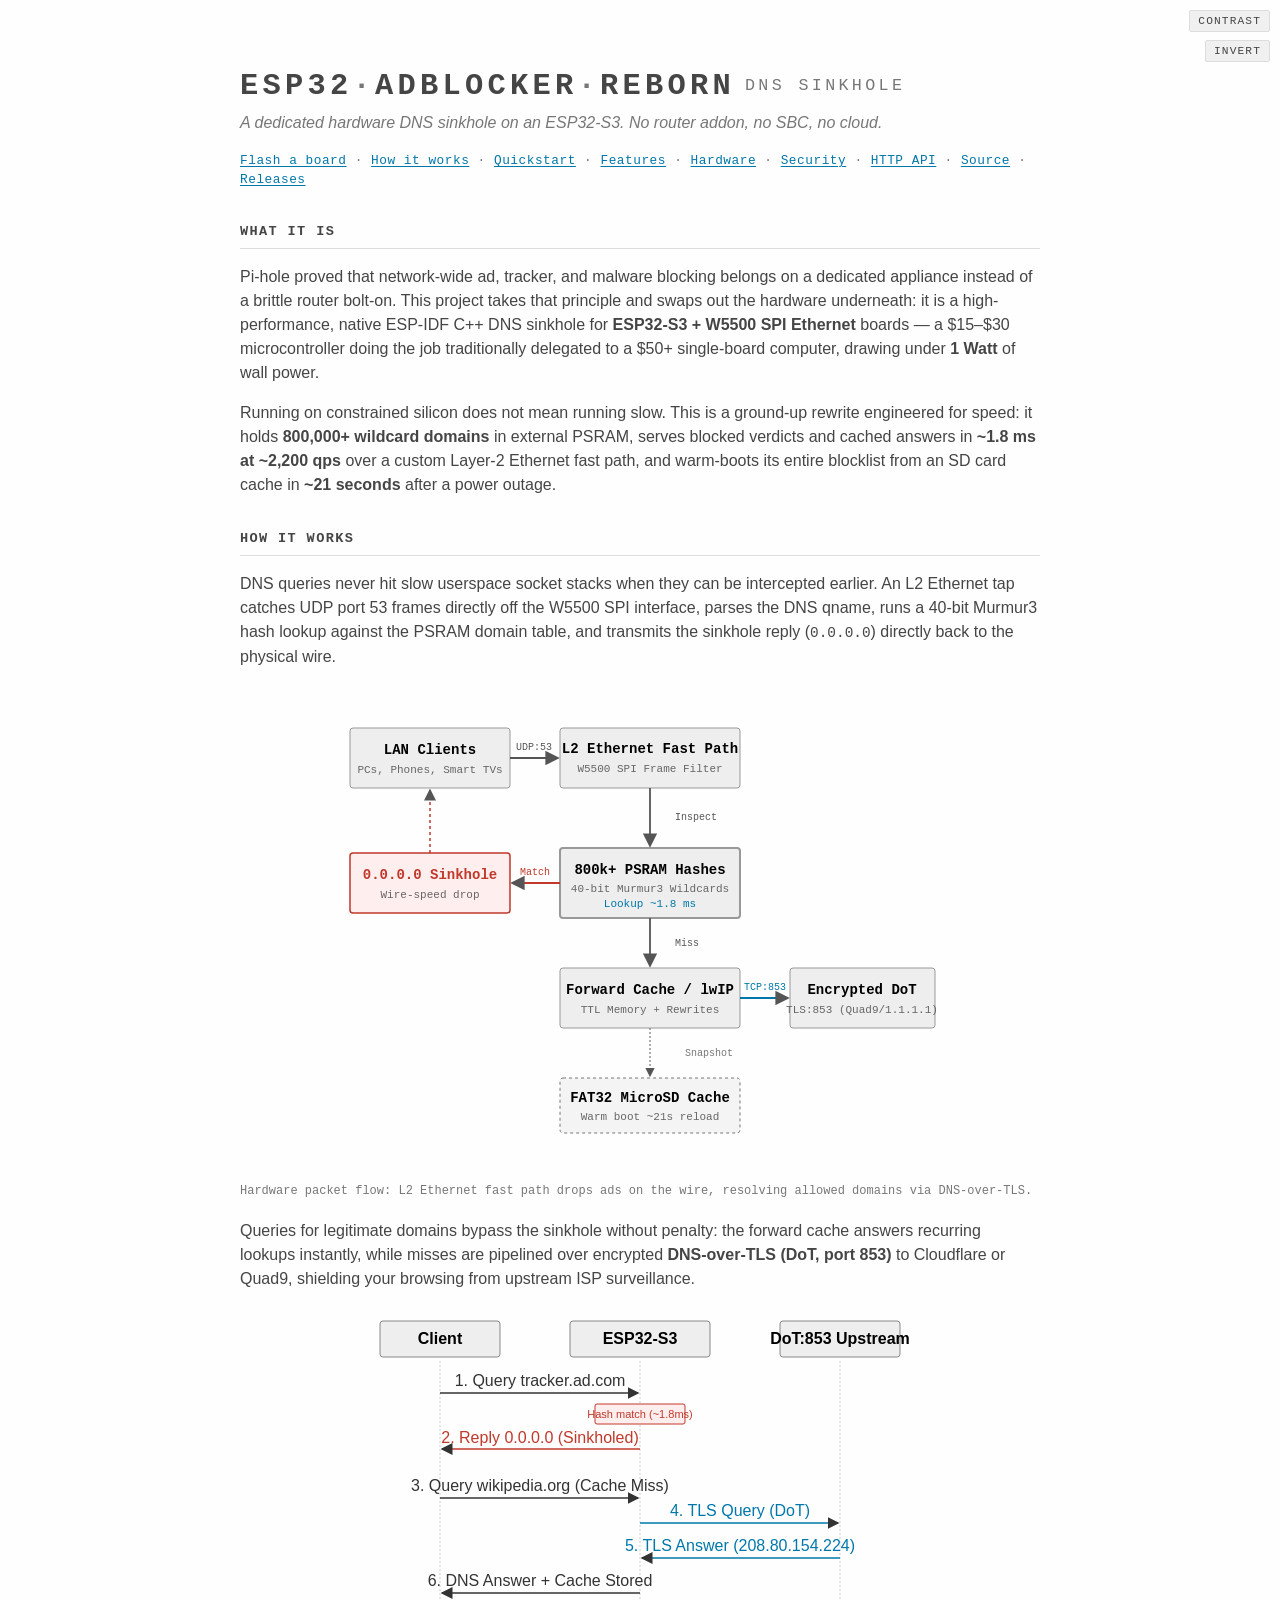
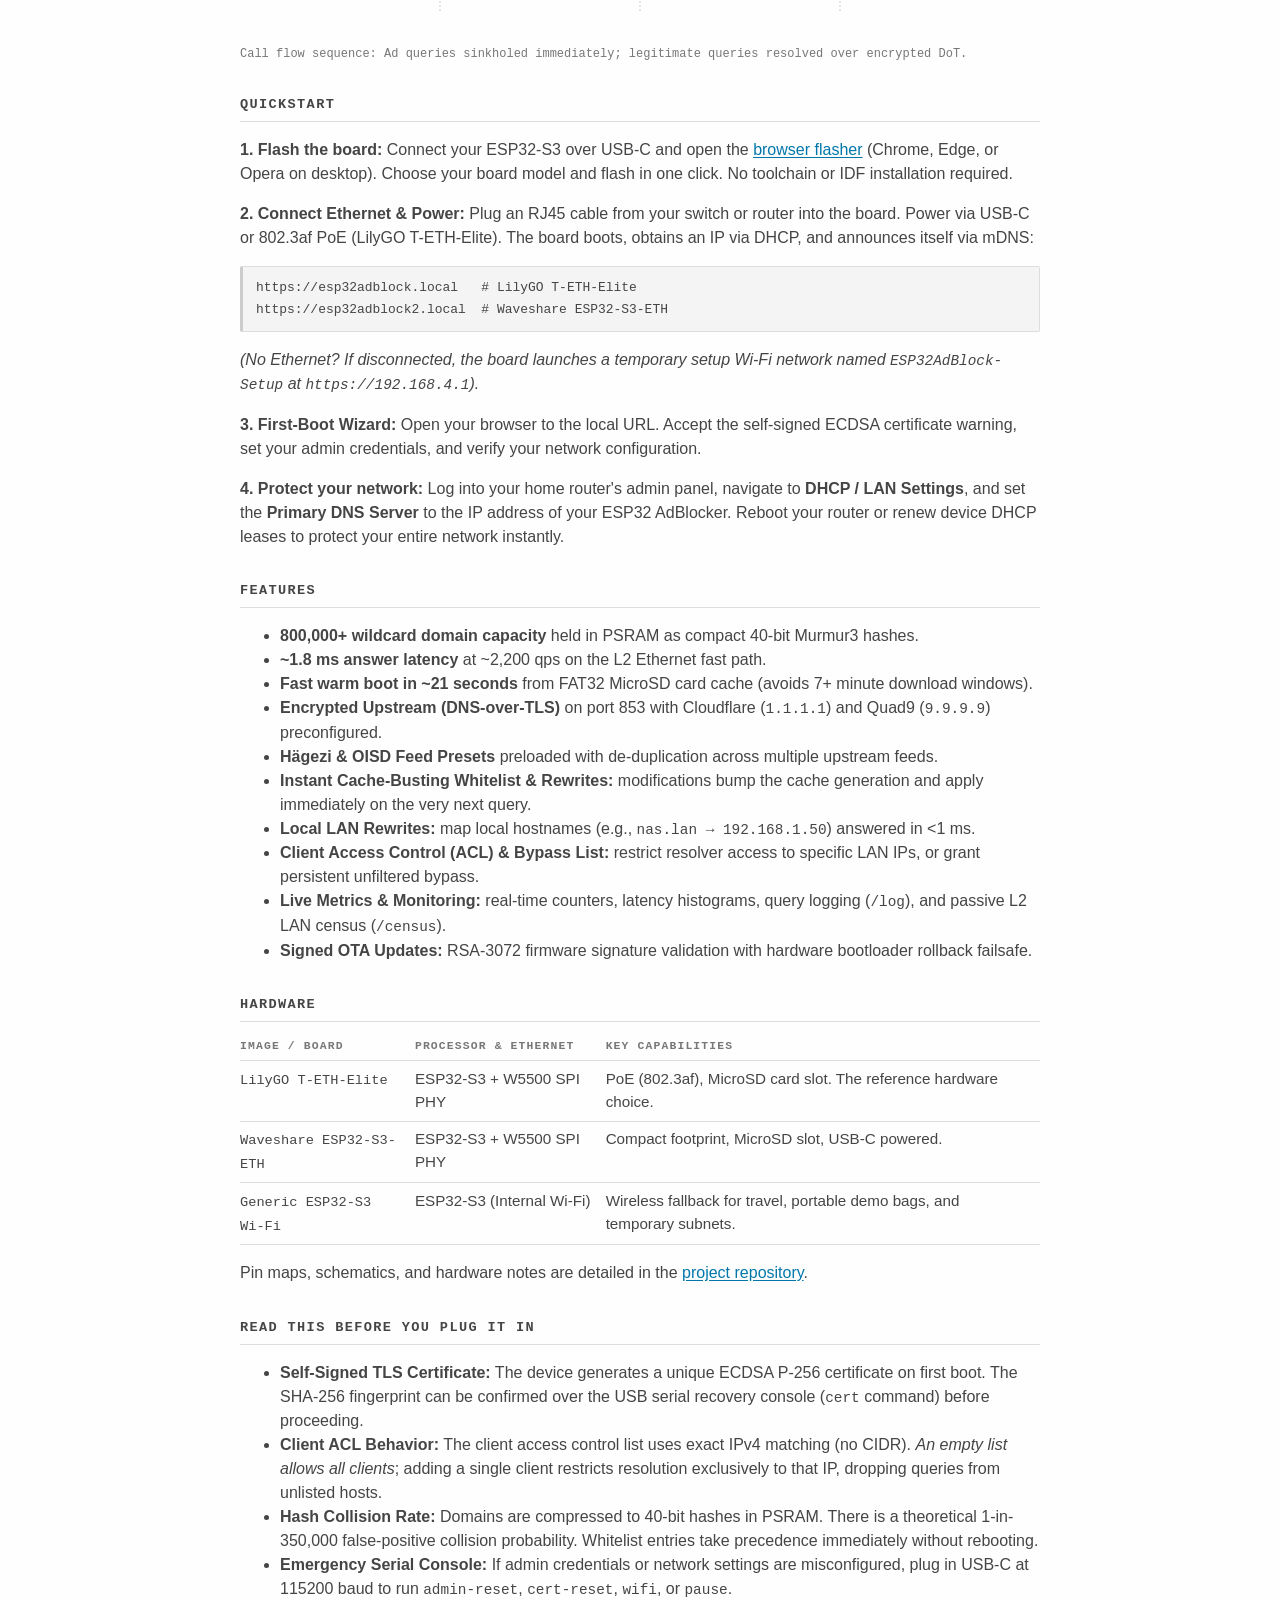
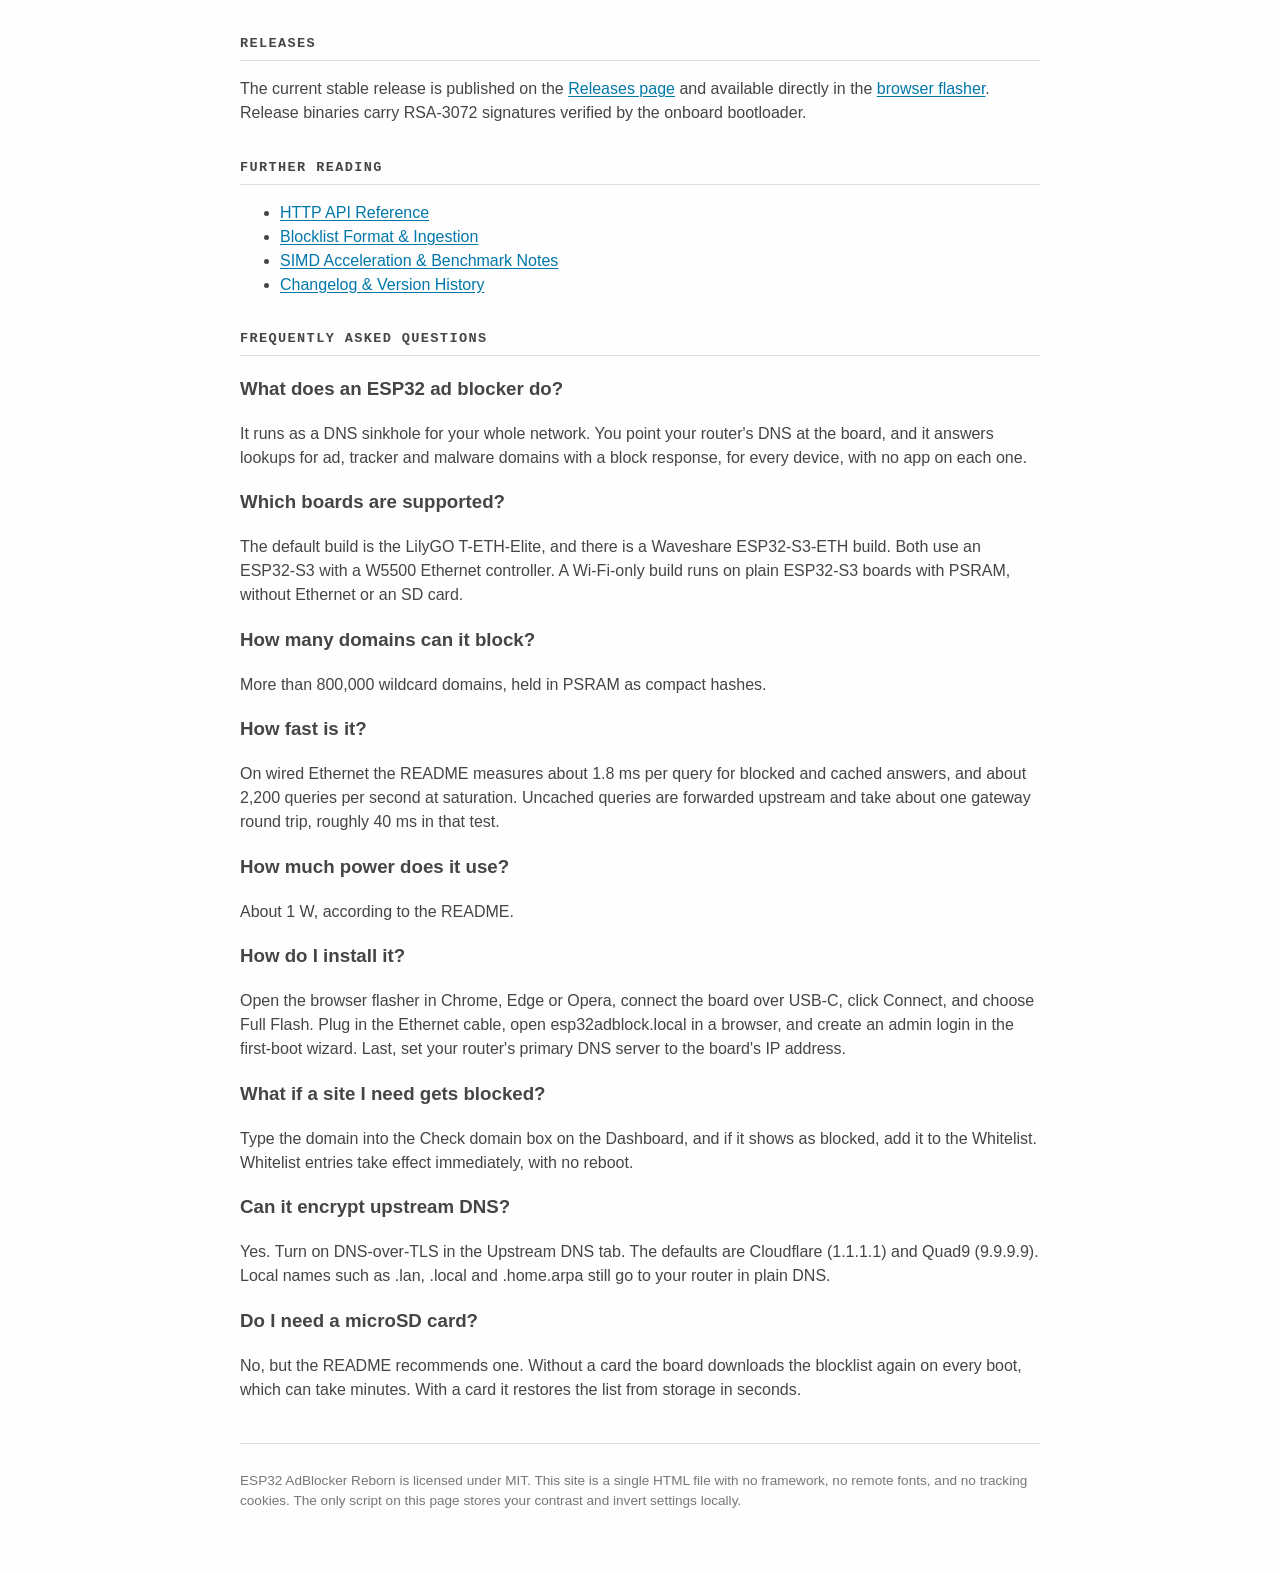
<file: docs/index.html>
<!DOCTYPE html>
<html lang="en">
<head>
<meta charset="utf-8">
<meta name="viewport" content="width=device-width, initial-scale=1">
<meta name="robots" content="index, follow">
<meta name="author" content="Glomar">
<link rel="canonical" href="https://glomargadaffi.github.io/ESP32_AdBlocker_Reborn/">
<link rel="icon" href="data:image/svg+xml,%3Csvg xmlns='http://www.w3.org/2000/svg' viewBox='0 0 16 16'%3E%3Ctext y='13' font-size='13' font-family='monospace'%3Eg%3C/text%3E%3C/svg%3E">
<meta property="og:site_name" content="glomar">
<meta property="og:locale" content="en_US">
<meta property="og:type" content="website">
<meta property="og:title" content="ESP32 AdBlocker Reborn: A Hardware DNS Sinkhole on an ESP32-S3">
<meta property="og:description" content="A high-performance, native ESP-IDF DNS sinkhole for ESP32-S3 + W5500 SPI Ethernet. 800,000+ domains in PSRAM, ~1.8ms response latency, ~1W power consumption.">
<meta property="og:url" content="https://glomargadaffi.github.io/ESP32_AdBlocker_Reborn/">
<meta name="twitter:card" content="summary">
<meta name="twitter:title" content="ESP32 AdBlocker Reborn: A Hardware DNS Sinkhole on an ESP32-S3">
<meta name="twitter:description" content="A high-performance, native ESP-IDF DNS sinkhole for ESP32-S3 + W5500 SPI Ethernet. 800,000+ domains in PSRAM, ~1.8ms response latency, ~1W power consumption.">
<script type="application/ld+json">
{
  "@context": "https://schema.org",
  "@graph": [
    {
      "@type": "BreadcrumbList",
      "itemListElement": [
        {
          "@type": "ListItem",
          "position": 1,
          "name": "glomar",
          "item": "https://glomargadaffi.github.io/"
        },
        {
          "@type": "ListItem",
          "position": 2,
          "name": "ESP32_AdBlocker_Reborn",
          "item": "https://glomargadaffi.github.io/ESP32_AdBlocker_Reborn/"
        }
      ]
    },
    {
      "@type": "SoftwareSourceCode",
      "@id": "https://glomargadaffi.github.io/ESP32_AdBlocker_Reborn/#code",
      "name": "ESP32_AdBlocker_Reborn",
      "description": "A high-performance, native ESP-IDF DNS sinkhole for ESP32-S3 + W5500 SPI Ethernet. 800,000+ domains in PSRAM, ~1.8ms response latency, ~1W power consumption.",
      "url": "https://glomargadaffi.github.io/ESP32_AdBlocker_Reborn/",
      "codeRepository": "https://github.com/GlomarGadaffi/ESP32_AdBlocker_Reborn",
      "author": {
        "@id": "https://glomargadaffi.github.io/#person"
      },
      "isPartOf": {
        "@id": "https://glomargadaffi.github.io/#website"
      },
      "mainEntityOfPage": "https://glomargadaffi.github.io/ESP32_AdBlocker_Reborn/",
      "programmingLanguage": "C"
    }
  ]
}
</script>
<meta name="color-scheme" content="light dark">
<title>ESP32 AdBlocker Reborn: A Hardware DNS Sinkhole on an ESP32-S3</title>
<meta name="description" content="A high-performance, native ESP-IDF DNS sinkhole for ESP32-S3 + W5500 SPI Ethernet. 800,000+ domains in PSRAM, ~1.8ms response latency, ~1W power consumption.">
<style>
/* Layout and type borrowed from the Switchboard design system; the palette stays plain. */
:root{--bg:#fefefe;--face:#f4f4f4;--face-raised:#f0f0f0;--ink:#454545;--ink-dim:#777;--brass:#07a;--brass-hi:#07a;--brass-lo:#999;--line:#ddd;--alert:#c0392b;--ringing:#941352;--ok:#1a7f37;
 --mono:ui-monospace,"SF Mono","Cascadia Code","Consolas","Liberation Mono",monospace;--sans:"Open Sans",Arial,sans-serif}
/* Invert: the plain dark scheme. */
html.inverted{--bg:#000;--face:#111;--face-raised:#000;--ink:#d9d9d9;--ink-dim:#999;--brass:#00a2e7;--brass-hi:#00a2e7;--brass-lo:#555;--line:#333;--alert:#d24637;--ringing:#ca1a70;--ok:#5fd377}
html.contrast{--ink:#050505;--ink-dim:#333;--brass:#03f;--brass-hi:#03f;--line:#bbb;--alert:#800;--ok:#080}
html.inverted.contrast{--ink:#fff;--ink-dim:#ccc;--brass:#44c7ff;--brass-hi:#44c7ff;--line:#666;--alert:#db695d;--ok:#5fd377}
html{background:var(--bg)}
body{font-family:var(--sans);color:var(--ink);background:var(--bg);font-size:16px;margin:2em auto;max-width:800px;padding:1em;line-height:1.5;hyphens:auto;-webkit-hyphens:auto;overflow-wrap:break-word}
a{color:var(--brass);text-underline-offset:.15em}a:visited{color:var(--ringing)}
h1{font-family:var(--mono);font-weight:700;font-size:1.9em;letter-spacing:.14em;text-transform:uppercase;color:var(--ink);line-height:1.2;margin-bottom:.2em}
h1 .dot{font-style:normal;color:var(--ink-dim)}
h1 span{color:var(--ink-dim);font-weight:400;font-size:.55em;letter-spacing:.2em;margin-left:.6em;vertical-align:middle}
h2{font-family:var(--mono);font-weight:600;font-size:.85em;letter-spacing:.1em;text-transform:uppercase;color:var(--ink);margin:2.4em 0 .8em;padding-bottom:.4em;border-bottom:1px solid var(--line)}
p.st{margin-top:0;color:var(--ink-dim);font-style:italic}
b{color:var(--ink)}
code,pre{font-family:var(--mono);font-size:.9em}
pre{overflow-x:auto;padding:.7em .9em;background:var(--face);border:1px solid var(--line);border-left:3px solid #ccc;border-radius:2px}
pre code{color:var(--ink)}
table{border-collapse:collapse;width:100%;font-size:.95em}
th{font-family:var(--mono);font-weight:600;font-size:.75em;letter-spacing:.1em;text-transform:uppercase;color:var(--ink-dim)}
th,td{text-align:left;padding:.45em .8em .45em 0;border-bottom:1px solid var(--line);vertical-align:top}
img{max-width:100%;height:auto;display:block;border:1px solid var(--line);border-radius:3px;box-shadow:0 1px 3px rgba(0,0,0,.15)}
figure{margin:1.5em 0}
figure.dg{margin:1.2em 0}figure.dg div{overflow-x:auto;text-align:center}figure.dg svg{display:inline-block;max-width:100%;height:auto}
html.inverted figure.dg{filter:invert(.93) hue-rotate(180deg)}
figcaption{font-family:var(--mono);font-size:.75em;color:var(--ink-dim);margin-top:.6em}
small{font-size:.75em}
.wr{color:var(--alert);font-weight:600}
.ok-tag{color:var(--ok);font-weight:600}
nav{font-family:var(--mono);font-size:.8em;letter-spacing:.04em;color:var(--ink-dim)}
footer{margin-top:3em;padding-top:1em;border-top:1px solid var(--line);font-size:.85em;color:var(--ink-dim)}
button.ci{cursor:pointer;position:fixed;right:10px;font-family:var(--mono);font-size:.7em;letter-spacing:.1em;text-transform:uppercase;color:var(--ink);background:var(--face-raised);border:1px solid var(--line);border-radius:2px;padding:4px 8px;z-index:100}
button.ci:hover{border-color:var(--ink-dim)}
#contrast{top:10px}#invmode{top:40px}
@media screen and (max-width:1080px){button.ci{position:absolute}}
@media screen and (max-width:500px){th,td{padding-right:.5em}h1{font-size:1.4em;letter-spacing:.08em}h1 span{display:block;margin:.3em 0 0}}
</style>
<script type="application/ld+json">
{
  "@context": "https://schema.org",
  "@type": "FAQPage",
  "@id": "https://glomargadaffi.github.io/ESP32_AdBlocker_Reborn/#faq",
  "isPartOf": {
    "@id": "https://glomargadaffi.github.io/ESP32_AdBlocker_Reborn/#code"
  },
  "mainEntity": [
    {
      "@type": "Question",
      "name": "What does an ESP32 ad blocker do?",
      "acceptedAnswer": {
        "@type": "Answer",
        "text": "It runs as a DNS sinkhole for your whole network. You point your router's DNS at the board, and it answers lookups for ad, tracker and malware domains with a block response, for every device, with no app on each one."
      }
    },
    {
      "@type": "Question",
      "name": "Which boards are supported?",
      "acceptedAnswer": {
        "@type": "Answer",
        "text": "The default build is the LilyGO T-ETH-Elite, and there is a Waveshare ESP32-S3-ETH build. Both use an ESP32-S3 with a W5500 Ethernet controller. A Wi-Fi-only build runs on plain ESP32-S3 boards with PSRAM, without Ethernet or an SD card."
      }
    },
    {
      "@type": "Question",
      "name": "How many domains can it block?",
      "acceptedAnswer": {
        "@type": "Answer",
        "text": "More than 800,000 wildcard domains, held in PSRAM as compact hashes."
      }
    },
    {
      "@type": "Question",
      "name": "How fast is it?",
      "acceptedAnswer": {
        "@type": "Answer",
        "text": "On wired Ethernet the README measures about 1.8 ms per query for blocked and cached answers, and about 2,200 queries per second at saturation. Uncached queries are forwarded upstream and take about one gateway round trip, roughly 40 ms in that test."
      }
    },
    {
      "@type": "Question",
      "name": "How much power does it use?",
      "acceptedAnswer": {
        "@type": "Answer",
        "text": "About 1 W, according to the README."
      }
    },
    {
      "@type": "Question",
      "name": "How do I install it?",
      "acceptedAnswer": {
        "@type": "Answer",
        "text": "Open the browser flasher in Chrome, Edge or Opera, connect the board over USB-C, click Connect, and choose Full Flash. Plug in the Ethernet cable, open esp32adblock.local in a browser, and create an admin login in the first-boot wizard. Last, set your router's primary DNS server to the board's IP address."
      }
    },
    {
      "@type": "Question",
      "name": "What if a site I need gets blocked?",
      "acceptedAnswer": {
        "@type": "Answer",
        "text": "Type the domain into the Check domain box on the Dashboard, and if it shows as blocked, add it to the Whitelist. Whitelist entries take effect immediately, with no reboot."
      }
    },
    {
      "@type": "Question",
      "name": "Can it encrypt upstream DNS?",
      "acceptedAnswer": {
        "@type": "Answer",
        "text": "Yes. Turn on DNS-over-TLS in the Upstream DNS tab. The defaults are Cloudflare (1.1.1.1) and Quad9 (9.9.9.9). Local names such as .lan, .local and .home.arpa still go to your router in plain DNS."
      }
    },
    {
      "@type": "Question",
      "name": "Do I need a microSD card?",
      "acceptedAnswer": {
        "@type": "Answer",
        "text": "No, but the README recommends one. Without a card the board downloads the blocklist again on every boot, which can take minutes. With a card it restores the list from storage in seconds."
      }
    }
  ]
}
</script>
</head>
<body>
<button class="ci" id="contrast" type="button">Contrast</button>
<button class="ci" id="invmode" type="button">Invert</button>

<h1>esp32<i class="dot">&middot;</i>adblocker<i class="dot">&middot;</i>reborn<span>dns sinkhole</span></h1>
<p class="st">A dedicated hardware DNS sinkhole on an ESP32-S3. No router addon, no SBC, no cloud.</p>

<nav><a href="flasher/">Flash a board</a> &middot; <a href="#how">How it works</a> &middot; <a href="#quickstart">Quickstart</a> &middot; <a href="#features">Features</a> &middot; <a href="#hardware">Hardware</a> &middot; <a href="#security">Security</a> &middot; <a href="http-api.html">HTTP API</a> &middot; <a href="https://github.com/GlomarGadaffi/ESP32_AdBlocker_Reborn">Source</a> &middot; <a href="https://github.com/GlomarGadaffi/ESP32_AdBlocker_Reborn/releases">Releases</a></nav>

<h2>What it is</h2>
<p>Pi-hole proved that network-wide ad, tracker, and malware blocking belongs on a dedicated appliance instead of a brittle router bolt-on. This project takes that principle and swaps out the hardware underneath: it is a high-performance, native ESP-IDF C++ DNS sinkhole for <b>ESP32-S3 + W5500 SPI Ethernet</b> boards &mdash; a $15&ndash;$30 microcontroller doing the job traditionally delegated to a $50+ single-board computer, drawing under <b>1&nbsp;Watt</b> of wall power.</p>
<p>Running on constrained silicon does not mean running slow. This is a ground-up rewrite engineered for speed: it holds <b>800,000+ wildcard domains</b> in external PSRAM, serves blocked verdicts and cached answers in <b>~1.8&nbsp;ms at ~2,200&nbsp;qps</b> over a custom Layer-2 Ethernet fast path, and warm-boots its entire blocklist from an SD card cache in <b>~21&nbsp;seconds</b> after a power outage.</p>

<h2 id="how">How it works</h2>
<p>DNS queries never hit slow userspace socket stacks when they can be intercepted earlier. An L2 Ethernet tap catches UDP port 53 frames directly off the W5500 SPI interface, parses the DNS qname, runs a 40-bit Murmur3 hash lookup against the PSRAM domain table, and transmits the sinkhole reply (<code>0.0.0.0</code>) directly back to the physical wire.</p>

<figure class="dg"><div>
<svg aria-roledescription="flowchart-v2" role="graphics-document document" viewBox="0 0 620 480" width="620" height="480" xmlns="http://www.w3.org/2000/svg" style="font-family:ui-monospace,Consolas,monospace;font-size:14px;fill:#000;">
  <defs>
    <marker id="arr" orient="auto" markerHeight="8" markerWidth="8" refY="4" refX="7" viewBox="0 0 8 8"><path d="M0,0 L8,4 L0,8 Z" fill="#555"/></marker>
    <marker id="arr-rev" orient="auto-start-reverse" markerHeight="8" markerWidth="8" refY="4" refX="7" viewBox="0 0 8 8"><path d="M0,0 L8,4 L0,8 Z" fill="#555"/></marker>
  </defs>
  
  <!-- LAN Clients Node -->
  <rect x="20" y="40" width="160" height="60" rx="3" fill="#eee" stroke="#999" stroke-width="1"/>
  <text x="100" y="66" text-anchor="middle" font-weight="600">LAN Clients</text>
  <text x="100" y="85" text-anchor="middle" font-size="11" fill="#666">PCs, Phones, Smart TVs</text>

  <!-- L2 Hook Node -->
  <rect x="230" y="40" width="180" height="60" rx="3" fill="#eee" stroke="#999" stroke-width="1"/>
  <text x="320" y="65" text-anchor="middle" font-weight="600">L2 Ethernet Fast Path</text>
  <text x="320" y="84" text-anchor="middle" font-size="11" fill="#666">W5500 SPI Frame Filter</text>

  <!-- PSRAM Hash Table Node -->
  <rect x="230" y="160" width="180" height="70" rx="3" fill="#eee" stroke="#999" stroke-width="2"/>
  <text x="320" y="186" text-anchor="middle" font-weight="700">800k+ PSRAM Hashes</text>
  <text x="320" y="204" text-anchor="middle" font-size="11" fill="#666">40-bit Murmur3 Wildcards</text>
  <text x="320" y="219" text-anchor="middle" font-size="11" fill="#07a">Lookup ~1.8 ms</text>

  <!-- Sinkhole Verdict Node -->
  <rect x="20" y="165" width="160" height="60" rx="3" fill="#fee" stroke="#c0392b" stroke-width="1.5"/>
  <text x="100" y="191" text-anchor="middle" font-weight="600" fill="#c0392b">0.0.0.0 Sinkhole</text>
  <text x="100" y="210" text-anchor="middle" font-size="11" fill="#666">Wire-speed drop</text>

  <!-- lwIP / Forward Cache Node -->
  <rect x="230" y="280" width="180" height="60" rx="3" fill="#eee" stroke="#999" stroke-width="1"/>
  <text x="320" y="306" text-anchor="middle" font-weight="600">Forward Cache / lwIP</text>
  <text x="320" y="325" text-anchor="middle" font-size="11" fill="#666">TTL Memory + Rewrites</text>

  <!-- Upstream DoT Node -->
  <rect x="460" y="280" width="145" height="60" rx="3" fill="#eee" stroke="#999" stroke-width="1"/>
  <text x="532" y="306" text-anchor="middle" font-weight="600">Encrypted DoT</text>
  <text x="532" y="325" text-anchor="middle" font-size="11" fill="#666">TLS:853 (Quad9/1.1.1.1)</text>

  <!-- SD Card Snapshot Node -->
  <rect x="230" y="390" width="180" height="55" rx="3" fill="#f4f4f4" stroke="#777" stroke-dasharray="3,3" stroke-width="1"/>
  <text x="320" y="414" text-anchor="middle" font-weight="600">FAT32 MicroSD Cache</text>
  <text x="320" y="432" text-anchor="middle" font-size="11" fill="#666">Warm boot ~21s reload</text>

  <!-- Connectors -->
  <line x1="180" y1="70" x2="228" y2="70" stroke="#555" stroke-width="1.8" marker-end="url(#arr)"/>
  <text x="204" y="62" font-size="10" text-anchor="middle" fill="#555">UDP:53</text>

  <line x1="320" y1="100" x2="320" y2="158" stroke="#555" stroke-width="1.8" marker-end="url(#arr)"/>
  <text x="345" y="132" font-size="10" fill="#555">Inspect</text>

  <line x1="230" y1="195" x2="182" y2="195" stroke="#c0392b" stroke-width="1.8" marker-end="url(#arr)"/>
  <text x="205" y="187" font-size="10" text-anchor="middle" fill="#c0392b">Match</text>

  <line x1="100" y1="165" x2="100" y2="102" stroke="#c0392b" stroke-width="1.5" stroke-dasharray="3,3" marker-end="url(#arr)"/>

  <line x1="320" y1="230" x2="320" y2="278" stroke="#555" stroke-width="1.8" marker-end="url(#arr)"/>
  <text x="345" y="258" font-size="10" fill="#555">Miss</text>

  <line x1="410" y1="310" x2="458" y2="310" stroke="#07a" stroke-width="1.8" marker-end="url(#arr)"/>
  <text x="435" y="302" font-size="10" text-anchor="middle" fill="#07a">TCP:853</text>

  <line x1="320" y1="340" x2="320" y2="388" stroke="#777" stroke-width="1.2" stroke-dasharray="2,2" marker-end="url(#arr)"/>
  <text x="355" y="368" font-size="10" fill="#777">Snapshot</text>
</svg>
</div>
<figcaption>Hardware packet flow: L2 Ethernet fast path drops ads on the wire, resolving allowed domains via DNS-over-TLS.</figcaption>
</figure>

<p>Queries for legitimate domains bypass the sinkhole without penalty: the forward cache answers recurring lookups instantly, while misses are pipelined over encrypted <b>DNS-over-TLS (DoT, port 853)</b> to Cloudflare or Quad9, shielding your browsing from upstream ISP surveillance.</p>

<figure class="dg"><div>
<svg style="min-width:560px" aria-roledescription="sequence" viewBox="-20 0 600 320" width="600" height="320" xmlns="http://www.w3.org/2000/svg" style="font-family:ui-monospace,Consolas,monospace;font-size:13px;fill:#000;">
  <defs>
    <marker id="s-arr" orient="auto" markerHeight="8" markerWidth="8" refY="4" refX="7" viewBox="0 0 8 8"><path d="M0,0 L8,4 L0,8 Z" fill="#333"/></marker>
  </defs>

  <!-- Lifelines -->
  <line x1="80" y1="50" x2="80" y2="300" stroke="#ccc" stroke-dasharray="2,2"/>
  <line x1="280" y1="50" x2="280" y2="300" stroke="#ccc" stroke-dasharray="2,2"/>
  <line x1="480" y1="50" x2="480" y2="300" stroke="#ccc" stroke-dasharray="2,2"/>

  <!-- Actor Boxes -->
  <rect x="20" y="10" width="120" height="36" rx="3" fill="#eee" stroke="#888"/>
  <text x="80" y="33" text-anchor="middle" font-weight="600">Client</text>
  <rect x="210" y="10" width="140" height="36" rx="3" fill="#eee" stroke="#888"/>
  <text x="280" y="33" text-anchor="middle" font-weight="600">ESP32-S3</text>
  <rect x="420" y="10" width="120" height="36" rx="3" fill="#eee" stroke="#888"/>
  <text x="480" y="33" text-anchor="middle" font-weight="600">DoT:853 Upstream</text>

  <!-- Query 1: Blocked -->
  <text x="180" y="75" text-anchor="middle" fill="#333">1. Query tracker.ad.com</text>
  <line x1="80" y1="82" x2="278" y2="82" stroke="#333" stroke-width="1.5" marker-end="url(#s-arr)"/>
  
  <rect x="235" y="93" width="90" height="20" rx="2" fill="#fee" stroke="#c0392b"/>
  <text x="280" y="107" text-anchor="middle" font-size="11" fill="#c0392b">Hash match (~1.8ms)</text>

  <text x="180" y="132" text-anchor="middle" fill="#c0392b">2. Reply 0.0.0.0 (Sinkholed)</text>
  <line x1="280" y1="138" x2="82" y2="138" stroke="#c0392b" stroke-width="1.5" marker-end="url(#s-arr)"/>

  <!-- Query 2: Forwarded -->
  <text x="180" y="180" text-anchor="middle" fill="#333">3. Query wikipedia.org (Cache Miss)</text>
  <line x1="80" y1="187" x2="278" y2="187" stroke="#333" stroke-width="1.5" marker-end="url(#s-arr)"/>

  <text x="380" y="205" text-anchor="middle" fill="#07a">4. TLS Query (DoT)</text>
  <line x1="280" y1="212" x2="478" y2="212" stroke="#07a" stroke-width="1.5" marker-end="url(#s-arr)"/>

  <text x="380" y="240" text-anchor="middle" fill="#07a">5. TLS Answer (208.80.154.224)</text>
  <line x1="480" y1="247" x2="282" y2="247" stroke="#07a" stroke-width="1.5" marker-end="url(#s-arr)"/>

  <text x="180" y="275" text-anchor="middle" fill="#333">6. DNS Answer + Cache Stored</text>
  <line x1="280" y1="282" x2="82" y2="282" stroke="#333" stroke-width="1.5" marker-end="url(#s-arr)"/>
</svg>
</div>
<figcaption>Call flow sequence: Ad queries sinkholed immediately; legitimate queries resolved over encrypted DoT.</figcaption>
</figure>

<h2 id="quickstart">Quickstart</h2>
<p><b>1. Flash the board:</b> Connect your ESP32-S3 over USB-C and open the <a href="flasher/">browser flasher</a> (Chrome, Edge, or Opera on desktop). Choose your board model and flash in one click. No toolchain or IDF installation required.</p>
<p><b>2. Connect Ethernet &amp; Power:</b> Plug an RJ45 cable from your switch or router into the board. Power via USB-C or 802.3af PoE (LilyGO T-ETH-Elite). The board boots, obtains an IP via DHCP, and announces itself via mDNS:</p>
<pre><code>https://esp32adblock.local   # LilyGO T-ETH-Elite
https://esp32adblock2.local  # Waveshare ESP32-S3-ETH</code></pre>
<p><i>(No Ethernet? If disconnected, the board launches a temporary setup Wi-Fi network named <code>ESP32AdBlock-Setup</code> at <code>https://192.168.4.1</code>).</i></p>

<p><b>3. First-Boot Wizard:</b> Open your browser to the local URL. Accept the self-signed ECDSA certificate warning, set your admin credentials, and verify your network configuration.</p>

<p><b>4. Protect your network:</b> Log into your home router's admin panel, navigate to <b>DHCP / LAN Settings</b>, and set the <b>Primary DNS Server</b> to the IP address of your ESP32 AdBlocker. Reboot your router or renew device DHCP leases to protect your entire network instantly.</p>

<h2 id="features">Features</h2>
<ul>
<li><b>800,000+ wildcard domain capacity</b> held in PSRAM as compact 40-bit Murmur3 hashes.</li>
<li><b>~1.8 ms answer latency</b> at ~2,200 qps on the L2 Ethernet fast path.</li>
<li><b>Fast warm boot in ~21 seconds</b> from FAT32 MicroSD card cache (avoids 7+ minute download windows).</li>
<li><b>Encrypted Upstream (DNS-over-TLS)</b> on port 853 with Cloudflare (<code>1.1.1.1</code>) and Quad9 (<code>9.9.9.9</code>) preconfigured.</li>
<li><b>H&auml;gezi &amp; OISD Feed Presets</b> preloaded with de-duplication across multiple upstream feeds.</li>
<li><b>Instant Cache-Busting Whitelist &amp; Rewrites:</b> modifications bump the cache generation and apply immediately on the very next query.</li>
<li><b>Local LAN Rewrites:</b> map local hostnames (e.g., <code>nas.lan &rarr; 192.168.1.50</code>) answered in &lt;1 ms.</li>
<li><b>Client Access Control (ACL) &amp; Bypass List:</b> restrict resolver access to specific LAN IPs, or grant persistent unfiltered bypass.</li>
<li><b>Live Metrics &amp; Monitoring:</b> real-time counters, latency histograms, query logging (<code>/log</code>), and passive L2 LAN census (<code>/census</code>).</li>
<li><b>Signed OTA Updates:</b> RSA-3072 firmware signature validation with hardware bootloader rollback failsafe.</li>
</ul>

<h2 id="hardware">Hardware</h2>
<table>
<thead><tr><th>Image / Board</th><th>Processor &amp; Ethernet</th><th>Key Capabilities</th></tr></thead>
<tbody>
<tr><td><code>LilyGO T-ETH-Elite</code></td><td>ESP32-S3 + W5500 SPI PHY</td><td>PoE (802.3af), MicroSD card slot. The reference hardware choice.</td></tr>
<tr><td><code>Waveshare ESP32-S3-ETH</code></td><td>ESP32-S3 + W5500 SPI PHY</td><td>Compact footprint, MicroSD slot, USB-C powered.</td></tr>
<tr><td><code>Generic ESP32-S3 Wi-Fi</code></td><td>ESP32-S3 (Internal Wi-Fi)</td><td>Wireless fallback for travel, portable demo bags, and temporary subnets.</td></tr>
</tbody>
</table>
<p>Pin maps, schematics, and hardware notes are detailed in the <a href="https://github.com/GlomarGadaffi/ESP32_AdBlocker_Reborn">project repository</a>.</p>

<h2 id="security">Read this before you plug it in</h2>
<ul>
<li><b>Self-Signed TLS Certificate:</b> The device generates a unique ECDSA P-256 certificate on first boot. The SHA-256 fingerprint can be confirmed over the USB serial recovery console (<code>cert</code> command) before proceeding.</li>
<li><b>Client ACL Behavior:</b> The client access control list uses exact IPv4 matching (no CIDR). <i>An empty list allows all clients</i>; adding a single client restricts resolution exclusively to that IP, dropping queries from unlisted hosts.</li>
<li><b>Hash Collision Rate:</b> Domains are compressed to 40-bit hashes in PSRAM. There is a theoretical 1-in-350,000 false-positive collision probability. Whitelist entries take precedence immediately without rebooting.</li>
<li><b>Emergency Serial Console:</b> If admin credentials or network settings are misconfigured, plug in USB-C at 115200 baud to run <code>admin-reset</code>, <code>cert-reset</code>, <code>wifi</code>, or <code>pause</code>.</li>
</ul>

<h2>Releases</h2>
<p>The current stable release is published on the <a href="https://github.com/GlomarGadaffi/ESP32_AdBlocker_Reborn/releases">Releases page</a> and available directly in the <a href="flasher/">browser flasher</a>. Release binaries carry RSA-3072 signatures verified by the onboard bootloader.</p>

<h2>Further reading</h2>
<ul>
<li><a href="http-api.html">HTTP API Reference</a></li>
<li><a href="blocklist-format.html">Blocklist Format &amp; Ingestion</a></li>
<li><a href="simd-acceleration-notes.html">SIMD Acceleration &amp; Benchmark Notes</a></li>
<li><a href="https://github.com/GlomarGadaffi/ESP32_AdBlocker_Reborn/blob/main/CHANGELOG.md">Changelog &amp; Version History</a></li>
</ul>

<section class="faq" id="faq">
<h2>Frequently asked questions</h2>
<h3>What does an ESP32 ad blocker do?</h3>
<p>It runs as a DNS sinkhole for your whole network. You point your router&#x27;s DNS at the board, and it answers lookups for ad, tracker and malware domains with a block response, for every device, with no app on each one.</p>
<h3>Which boards are supported?</h3>
<p>The default build is the LilyGO T-ETH-Elite, and there is a Waveshare ESP32-S3-ETH build. Both use an ESP32-S3 with a W5500 Ethernet controller. A Wi-Fi-only build runs on plain ESP32-S3 boards with PSRAM, without Ethernet or an SD card.</p>
<h3>How many domains can it block?</h3>
<p>More than 800,000 wildcard domains, held in PSRAM as compact hashes.</p>
<h3>How fast is it?</h3>
<p>On wired Ethernet the README measures about 1.8 ms per query for blocked and cached answers, and about 2,200 queries per second at saturation. Uncached queries are forwarded upstream and take about one gateway round trip, roughly 40 ms in that test.</p>
<h3>How much power does it use?</h3>
<p>About 1 W, according to the README.</p>
<h3>How do I install it?</h3>
<p>Open the browser flasher in Chrome, Edge or Opera, connect the board over USB-C, click Connect, and choose Full Flash. Plug in the Ethernet cable, open esp32adblock.local in a browser, and create an admin login in the first-boot wizard. Last, set your router&#x27;s primary DNS server to the board&#x27;s IP address.</p>
<h3>What if a site I need gets blocked?</h3>
<p>Type the domain into the Check domain box on the Dashboard, and if it shows as blocked, add it to the Whitelist. Whitelist entries take effect immediately, with no reboot.</p>
<h3>Can it encrypt upstream DNS?</h3>
<p>Yes. Turn on DNS-over-TLS in the Upstream DNS tab. The defaults are Cloudflare (1.1.1.1) and Quad9 (9.9.9.9). Local names such as .lan, .local and .home.arpa still go to your router in plain DNS.</p>
<h3>Do I need a microSD card?</h3>
<p>No, but the README recommends one. Without a card the board downloads the blocklist again on every boot, which can take minutes. With a card it restores the list from storage in seconds.</p>
</section>

<footer>
<p>ESP32 AdBlocker Reborn is licensed under MIT. This site is a single HTML file with no framework, no remote fonts, and no tracking cookies. The only script on this page stores your contrast and invert settings locally.</p>
</footer>

<script>
(function(){
 var h=document.documentElement;
 function load(k){try{return localStorage.getItem(k)==="1"}catch(e){return false}}
 function save(k,v){try{localStorage.setItem(k,v?"1":"0")}catch(e){}}
 [["contrast","pd-contrast"],["inverted","pd-inverted"]].forEach(function(p){if(load(p[1]))h.classList.add(p[0])});
 document.getElementById("contrast").onclick=function(){save("pd-contrast",h.classList.toggle("contrast"))};
 document.getElementById("invmode").onclick=function(){save("pd-inverted",h.classList.toggle("inverted"))};
})();
</script>
</body>
</html>
</file>
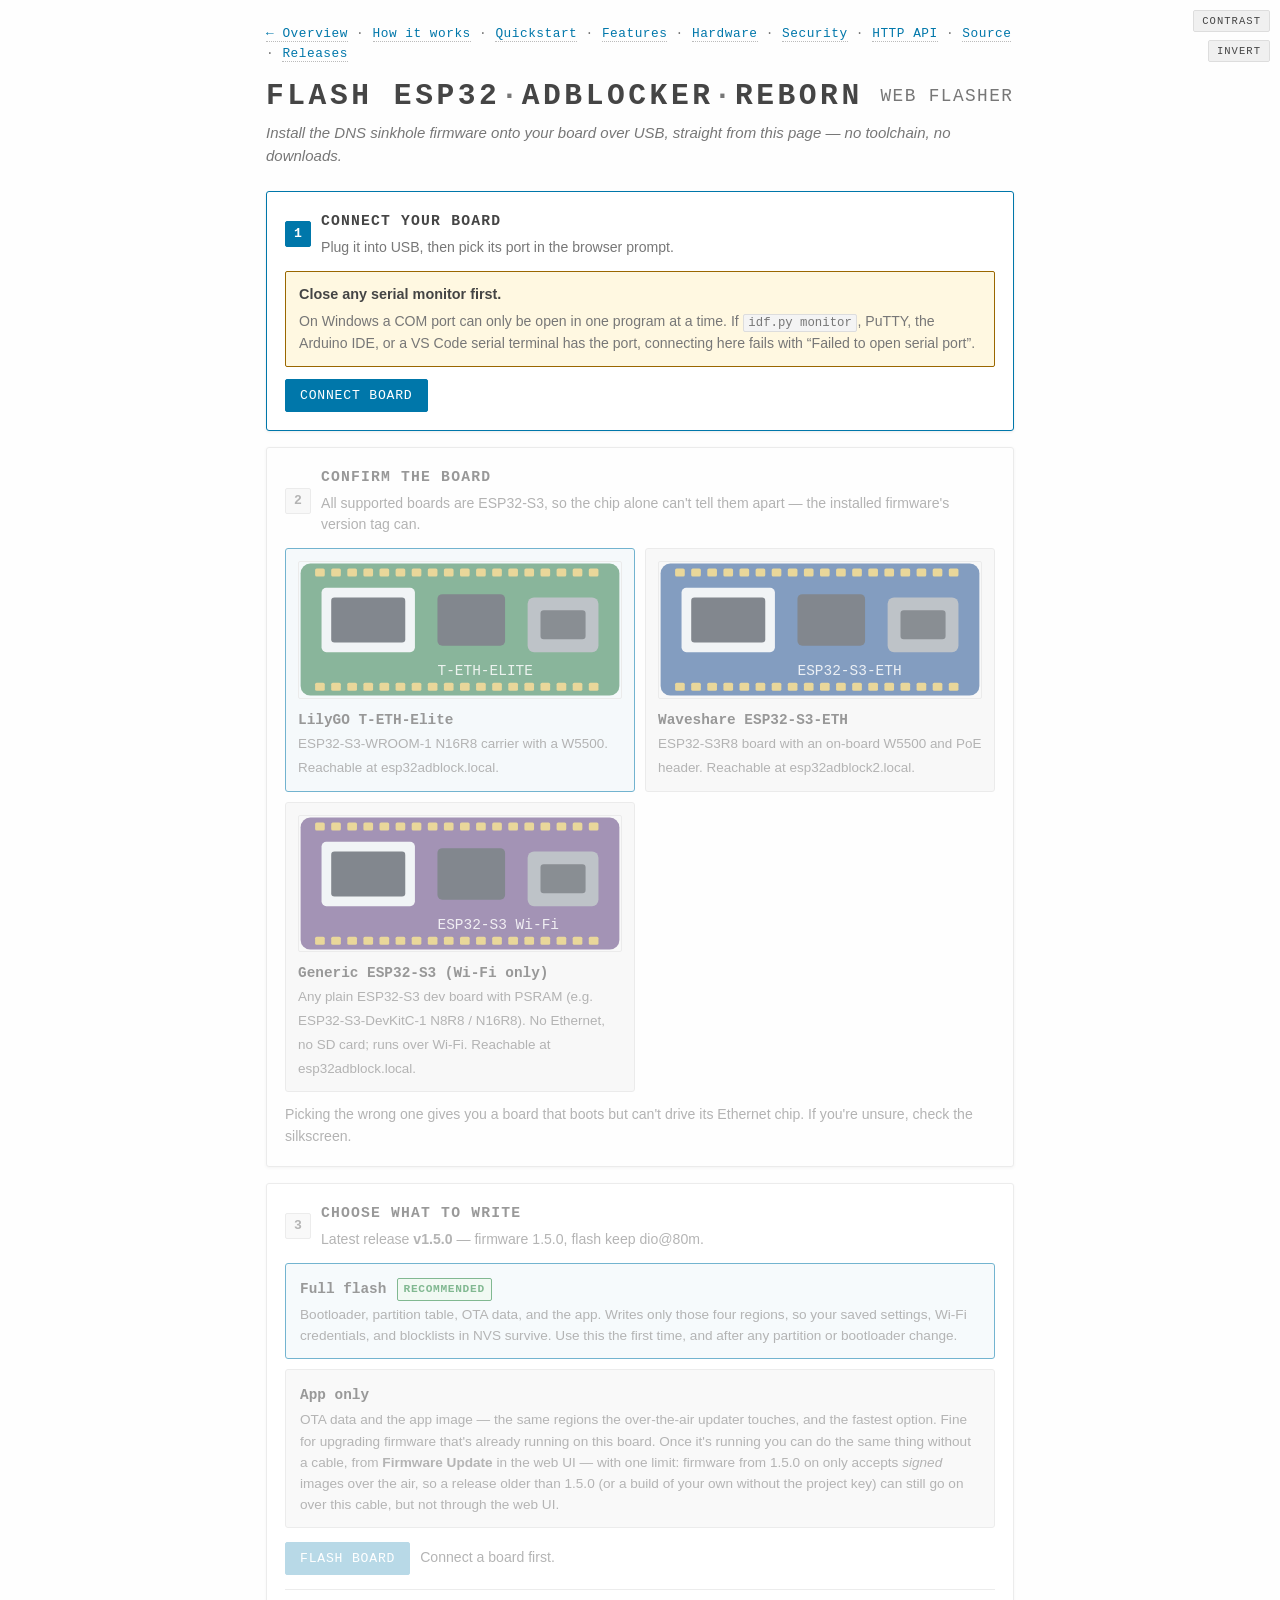
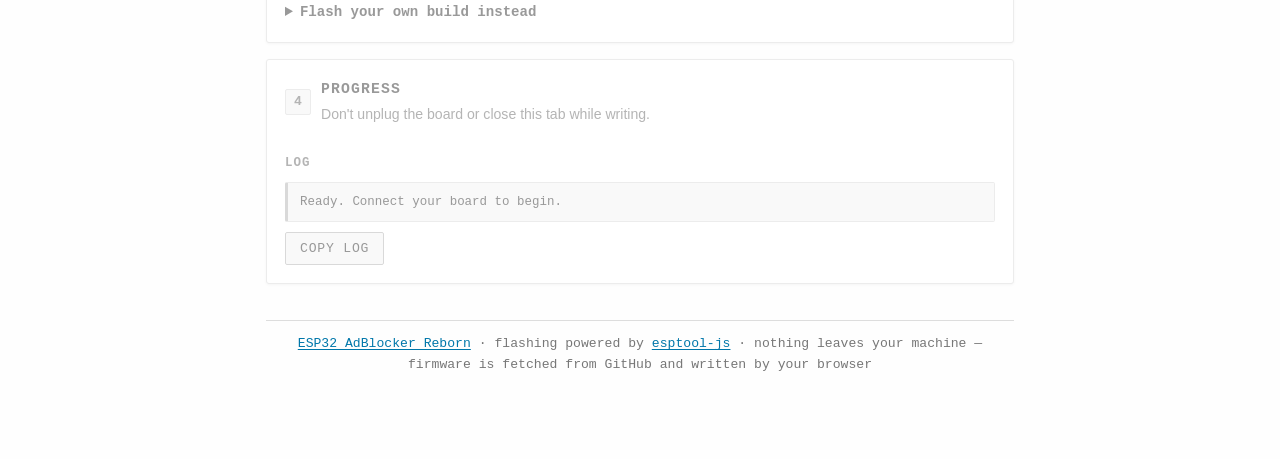
<file: docs/flasher/index.html>
<!doctype html>
<html lang="en">
<head>
<meta charset="utf-8">
<meta name="viewport" content="width=device-width, initial-scale=1">
<title>Flash ESP32 AdBlocker Reborn</title>
<meta name="description" content="Flash the ESP32 AdBlocker Reborn DNS sinkhole firmware to your board straight from the browser over USB.">
<style>
/* Switchboard design system for flasher */
:root {
  color-scheme: light dark;
  --bg: #fefefe;
  --surface: #ffffff;
  --surface-2: #f4f4f4;
  --face: #f4f4f4;
  --face-raised: #f0f0f0;
  --border: #ddd;
  --border-strong: #bbb;
  --text: #454545;
  --text-dim: #777;
  --accent: #07a;
  --accent-text: #ffffff;
  --accent-dim: #eef6fa;
  --ok: #1a7f37;
  --ok-bg: #e6f4ea;
  --warn: #9a6700;
  --warn-bg: #fff8e1;
  --err: #c0392b;
  --err-bg: #ffebe9;
  --mono: ui-monospace, "SF Mono", "Cascadia Code", Consolas, "Liberation Mono", monospace;
  --sans: "Open Sans", Arial, sans-serif;
  --radius: 3px;
  --shadow: 0 1px 3px rgba(0, 0, 0, .08);
}

html.inverted {
  --bg: #000000;
  --surface: #111111;
  --surface-2: #181818;
  --face: #111111;
  --face-raised: #1c1c1c;
  --border: #333333;
  --border-strong: #555555;
  --text: #d9d9d9;
  --text-dim: #999999;
  --accent: #00a2e7;
  --accent-text: #000000;
  --accent-dim: #0c202a;
  --ok: #5fd377;
  --ok-bg: #12261a;
  --warn: #e3b341;
  --warn-bg: #2b2312;
  --err: #d24637;
  --err-bg: #2d1615;
  --shadow: 0 1px 4px rgba(0, 0, 0, .6);
}

html.contrast {
  --border: #bbb;
  --border-strong: #888;
  --text: #050505;
  --text-dim: #333;
  --accent: #03f;
  --accent-text: #fff;
}

html.inverted.contrast {
  --border: #666;
  --border-strong: #aaa;
  --text: #ffffff;
  --text-dim: #cccccc;
  --accent: #44c7ff;
  --accent-text: #000;
}

* { box-sizing: border-box; }

body {
  margin: 0;
  background: var(--bg);
  color: var(--text);
  font: 15px/1.55 var(--sans);
  -webkit-text-size-adjust: 100%;
}

.wrap { max-width: 780px; margin: 0 auto; padding: 24px 16px 72px; }

header { margin-bottom: 24px; }
h1 {
  font-family: var(--mono);
  font-weight: 700;
  font-size: clamp(1.4rem, 3.5vw, 1.85rem);
  letter-spacing: .12em;
  text-transform: uppercase;
  color: var(--text);
  line-height: 1.2;
  margin: 0 0 6px;
}
h1 .dot { font-style: normal; color: var(--text-dim); }
h1 span {
  display: inline-block;
  font-size: .6em;
  color: var(--text-dim);
  font-weight: 400;
  letter-spacing: .08em;
  margin-left: 1em;
  vertical-align: middle;
}
.sub { color: var(--text-dim); margin: 0; font-style: italic; }

h2 {
  font-family: var(--mono);
  font-weight: 600;
  font-size: .92rem;
  letter-spacing: .08em;
  text-transform: uppercase;
  color: var(--text);
  margin: 0 0 4px;
}
h3 {
  font-family: var(--mono);
  font-size: .78rem;
  margin: 0 0 8px;
  text-transform: uppercase;
  letter-spacing: .08em;
  color: var(--text-dim);
}

nav.fn {
  font-family: var(--mono);
  font-size: .8rem;
  letter-spacing: .04em;
  margin-bottom: 1.2em;
  color: var(--text-dim);
}
nav.fn a { color: var(--accent); text-decoration: none; border-bottom: 1px dotted var(--border-strong); }
nav.fn a:hover { color: var(--text); border-bottom-style: solid; }

.card {
  background: var(--surface);
  border: 1px solid var(--border);
  border-radius: var(--radius);
  padding: 18px;
  margin-bottom: 16px;
  box-shadow: var(--shadow);
}
.card > :last-child { margin-bottom: 0; }

.step-head { display: flex; align-items: baseline; gap: 10px; margin-bottom: 12px; }
.step-num {
  flex: none;
  width: 26px; height: 26px;
  border-radius: 2px;
  background: var(--surface-2);
  border: 1px solid var(--border);
  color: var(--text-dim);
  font-family: var(--mono);
  font-size: .82rem; font-weight: 700;
  display: grid; place-items: center;
  align-self: center;
}
.card[data-state="active"] { border-color: var(--accent); }
.card[data-state="active"] .step-num { background: var(--accent); border-color: var(--accent); color: var(--accent-text); }
.card[data-state="done"] .step-num { background: var(--ok-bg); border-color: var(--ok); color: var(--ok); }
.card[data-state="done"] .step-num::after { content: "\2713"; }
.card[data-state="done"] .step-num > span { display: none; }
.card[aria-disabled="true"] { opacity: .55; }
.card[aria-disabled="true"] button { pointer-events: none; }

p { margin: 0 0 12px; }
.muted { color: var(--text-dim); font-size: .88rem; }
code, kbd { font-family: var(--mono); font-size: .875em; background: var(--surface-2); padding: .12em .38em; border-radius: 2px; border: 1px solid var(--border); }
a { color: var(--accent); text-underline-offset: .15em; }

button {
  font-family: var(--mono);
  font-size: .82rem;
  letter-spacing: .06em;
  text-transform: uppercase;
  padding: 8px 14px;
  border-radius: 2px;
  border: 1px solid var(--border-strong);
  background: var(--surface-2);
  color: var(--text);
  cursor: pointer;
  transition: border-color .12s ease;
}
button:hover:not(:disabled) { border-color: var(--text-dim); }
button:focus-visible { outline: 2px solid var(--accent); outline-offset: 2px; }
button:disabled { opacity: .5; cursor: not-allowed; }
button.primary { background: var(--accent); border-color: var(--accent); color: var(--accent-text); }
button.danger { border-color: var(--err); color: var(--err); }

.row { display: flex; flex-wrap: wrap; gap: 10px; align-items: center; }

/* Chip / version facts */
dl.facts { display: grid; grid-template-columns: auto 1fr; gap: 6px 16px; margin: 0; font-size: .88rem; }
dl.facts dt { color: var(--text-dim); font-family: var(--mono); font-size: .8rem; text-transform: uppercase; }
dl.facts dd { margin: 0; font-family: var(--mono); font-size: .85rem; word-break: break-all; }

/* Board picker */
.boards { display: grid; gap: 10px; grid-template-columns: 1fr; margin-bottom: 12px; }
@media (min-width: 560px) { .boards { grid-template-columns: 1fr 1fr; } }

.board {
  display: block;
  border: 1px solid var(--border);
  border-radius: var(--radius);
  padding: 12px;
  background: var(--surface-2);
  cursor: pointer;
}
.board:has(input:checked) { border-color: var(--accent); background: var(--accent-dim); }
.board:has(input:focus-visible) { outline: 2px solid var(--accent); outline-offset: 2px; }
.board input { position: absolute; opacity: 0; pointer-events: none; }
.board svg { display: block; width: 100%; height: auto; border-radius: 2px; margin-bottom: 10px; border: 1px solid var(--border); }
.board .bname { font-family: var(--mono); font-weight: 600; display: block; font-size: .9rem; }
.board .bdesc { color: var(--text-dim); font-size: .84rem; margin-top: 3px; }
.badge {
  display: inline-block;
  font-family: var(--mono);
  font-size: .7rem; font-weight: 600;
  text-transform: uppercase; letter-spacing: .06em;
  padding: 2px 6px; border-radius: 2px;
  background: var(--ok-bg); color: var(--ok);
  border: 1px solid var(--ok);
  vertical-align: 1px; margin-left: 6px;
}

/* Mode picker */
.modes { display: grid; gap: 10px; margin-bottom: 14px; }
.mode {
  display: block;
  border: 1px solid var(--border);
  border-radius: var(--radius);
  padding: 12px 14px;
  background: var(--surface-2);
  cursor: pointer;
}
.mode:has(input:checked) { border-color: var(--accent); background: var(--accent-dim); }
.mode:has(input:focus-visible) { outline: 2px solid var(--accent); outline-offset: 2px; }
.mode input { position: absolute; opacity: 0; pointer-events: none; }
.mode .mname { font-family: var(--mono); font-weight: 600; font-size: .9rem; }
.mode .mdesc { color: var(--text-dim); font-size: .85rem; margin-top: 3px; }

/* Progress */
.parts { display: grid; gap: 8px; margin: 14px 0; }
.part { font-size: .88rem; }
.part-top { display: flex; justify-content: space-between; gap: 12px; margin-bottom: 3px; }
.part-name { font-family: var(--mono); font-size: .82rem; }
.part-pct { font-family: var(--mono); color: var(--text-dim); font-variant-numeric: tabular-nums; }
.bar { height: 6px; border-radius: 2px; background: var(--surface-2); overflow: hidden; border: 1px solid var(--border); }
.bar > i { display: block; height: 100%; width: 0; background: var(--accent); transition: width .15s linear; }
.part[data-done="1"] .bar > i { background: var(--ok); }

/* Log */
.log {
  font-family: var(--mono);
  font-size: .78rem;
  line-height: 1.5;
  background: var(--surface-2);
  border: 1px solid var(--border);
  border-left: 3px solid var(--border-strong);
  border-radius: 2px;
  padding: 10px 12px;
  max-height: 260px;
  overflow: auto;
  white-space: pre-wrap;
  word-break: break-word;
  margin: 0;
}
.log:empty::after { content: "(nothing yet)"; color: var(--text-dim); }
.log .e { color: var(--err); }
.log .w { color: var(--warn); }
.log .k { color: var(--ok); }

/* Notices */
.notice { border-radius: 2px; padding: 11px 13px; margin-bottom: 12px; font-size: .9rem; border: 1px solid; }
.notice > :last-child { margin-bottom: 0; }
.notice.info { background: var(--accent-dim); border-color: var(--accent); }
.notice.warn { background: var(--warn-bg); border-color: var(--warn); }
.notice.err  { background: var(--err-bg);  border-color: var(--err); }
.notice.ok   { background: var(--ok-bg);   border-color: var(--ok); }

details { border-top: 1px solid var(--border); padding-top: 12px; margin-top: 14px; }
details summary { cursor: pointer; font-family: var(--mono); font-weight: 600; font-size: .88rem; }
details[open] summary { margin-bottom: 10px; }

input[type="file"] { font-family: var(--mono); font-size: .84rem; max-width: 100%; }
input[type="text"] {
  font-family: var(--mono); font-size: .85rem;
  padding: 6px 8px; border-radius: 2px;
  border: 1px solid var(--border-strong);
  background: var(--surface); color: var(--text);
  width: 8em;
}

.hidden { display: none !important; }

.local-part { display: flex; flex-wrap: wrap; gap: 10px; align-items: center; margin-bottom: 10px; }

footer {
  font-family: var(--mono);
  color: var(--text-dim);
  font-size: .82rem;
  text-align: center;
  margin-top: 36px;
  padding-top: 1em;
  border-top: 1px solid var(--border);
}

button.ci {
  cursor: pointer;
  position: fixed;
  right: 10px;
  font-family: var(--mono);
  font-size: .7em;
  letter-spacing: .1em;
  text-transform: uppercase;
  color: var(--text);
  background: var(--face-raised);
  border: 1px solid var(--border);
  border-radius: 2px;
  padding: 4px 8px;
  z-index: 100;
}
button.ci:hover { border-color: var(--text-dim); }
#contrast { top: 10px; }
#invmode { top: 40px; }
@media screen and (max-width:1080px) { button.ci { position: absolute; } }

@media (prefers-reduced-motion: reduce) {
  * { transition: none !important; }
}
</style>
</head>
<body>
<button class="ci" id="contrast" type="button">Contrast</button>
<button class="ci" id="invmode" type="button">Invert</button>

<div class="wrap">

<header>
  <nav class="fn"><a href="../index.html">&larr; Overview</a> &middot; <a href="../index.html#how">How it works</a> &middot; <a href="../index.html#quickstart">Quickstart</a> &middot; <a href="../index.html#features">Features</a> &middot; <a href="../index.html#hardware">Hardware</a> &middot; <a href="../index.html#security">Security</a> &middot; <a href="../http-api.html">HTTP API</a> &middot; <a href="https://github.com/GlomarGadaffi/ESP32_AdBlocker_Reborn">Source</a> &middot; <a href="https://github.com/GlomarGadaffi/ESP32_AdBlocker_Reborn/releases">Releases</a></nav>
  <h1>flash esp32<i class="dot">&middot;</i>adblocker<i class="dot">&middot;</i>reborn<span>web flasher</span></h1>
  <p class="sub">Install the DNS sinkhole firmware onto your board over USB, straight from this page &mdash; no toolchain, no downloads.</p>
</header>

<!-- Unsupported browser gate -->
<div id="unsupported" class="notice err hidden">
  <p><strong>This browser can't talk to serial devices.</strong></p>
  <p>Flashing needs the <a href="https://developer.mozilla.org/docs/Web/API/Web_Serial_API" rel="noreferrer">Web Serial API</a>, which today only <strong>Chrome, Edge, and Opera on desktop</strong> support — Firefox, Safari, and all mobile browsers do not.</p>
  <p id="unsupported-why" class="muted"></p>
  <p style="margin-bottom:0">Open this page in Chrome or Edge on a desktop, or flash from the command line with the <a href="https://github.com/GlomarGadaffi/ESP32_AdBlocker_Reborn#building-from-source">esptool instructions in the README</a>.</p>
</div>

<div id="app">

  <!-- Step 1: connect -->
  <section class="card" id="step-connect" data-state="active">
    <div class="step-head">
      <div class="step-num"><span>1</span></div>
      <div>
        <h2>Connect your board</h2>
        <p class="muted" style="margin:0">Plug it into USB, then pick its port in the browser prompt.</p>
      </div>
    </div>

    <div class="notice warn">
      <p style="margin-bottom:6px"><strong>Close any serial monitor first.</strong></p>
      <p class="muted" style="margin-bottom:0">On Windows a COM port can only be open in one program at a time. If <code>idf.py monitor</code>, PuTTY, the Arduino IDE, or a VS Code serial terminal has the port, connecting here fails with &ldquo;Failed to open serial port&rdquo;.</p>
    </div>

    <div class="row">
      <button id="btn-connect" class="primary">Connect board</button>
      <button id="btn-disconnect" class="hidden">Disconnect</button>
      <span id="connect-status" class="muted"></span>
    </div>

    <div id="chip-info" class="hidden" style="margin-top:14px">
      <h3>Board</h3>
      <dl class="facts">
        <dt>Chip</dt><dd id="fact-chip">&mdash;</dd>
        <dt>MAC</dt><dd id="fact-mac">&mdash;</dd>
        <dt>Flash</dt><dd id="fact-flash">&mdash;</dd>
        <dt>Installed</dt><dd id="fact-version">&mdash;</dd>
      </dl>
    </div>
  </section>

  <!-- Step 2: board -->
  <section class="card" id="step-board" aria-disabled="true">
    <div class="step-head">
      <div class="step-num"><span>2</span></div>
      <div>
        <h2>Confirm the board</h2>
        <p class="muted" style="margin:0" id="detect-summary">All supported boards are ESP32-S3, so the chip alone can't tell them apart &mdash; the installed firmware's version tag can.</p>
      </div>
    </div>

    <div id="detect-notice"></div>

    <div class="boards" id="boards" role="radiogroup" aria-label="Board model"></div>
    <p class="muted" style="margin-bottom:0">Picking the wrong one gives you a board that boots but can't drive its Ethernet chip. If you're unsure, check the silkscreen.</p>
  </section>

  <!-- Step 3: what to flash -->
  <section class="card" id="step-mode" aria-disabled="true">
    <div class="step-head">
      <div class="step-num"><span>3</span></div>
      <div>
        <h2>Choose what to write</h2>
        <p class="muted" style="margin:0" id="release-line">Loading the latest release&hellip;</p>
      </div>
    </div>

    <div id="release-notice"></div>

    <div class="modes" id="modes" role="radiogroup" aria-label="Flash mode">
      <label class="mode">
        <input type="radio" name="mode" value="full" checked>
        <span class="mname">Full flash</span>
        <span class="badge">Recommended</span>
        <div class="mdesc">Bootloader, partition table, OTA data, and the app. Writes only those four regions, so your saved settings, Wi-Fi credentials, and blocklists in NVS survive. Use this the first time, and after any partition or bootloader change.</div>
      </label>
      <label class="mode">
        <input type="radio" name="mode" value="app">
        <span class="mname">App only</span>
        <div class="mdesc">OTA data and the app image &mdash; the same regions the over-the-air updater touches, and the fastest option. Fine for upgrading firmware that's already running on this board. Once it's running you can do the same thing without a cable, from <strong>Firmware Update</strong> in the web UI &mdash; with one limit: firmware from 1.5.0 on only accepts <em>signed</em> images over the air, so a release older than 1.5.0 (or a build of your own without the project key) can still go on over this cable, but not through the web UI.</div>
      </label>
    </div>

    <div class="row">
      <button id="btn-flash" class="primary" disabled>Flash board</button>
      <span id="mode-status" class="muted"></span>
    </div>

    <details id="local-details">
      <summary>Flash your own build instead</summary>
      <p class="muted">For images you built yourself. Leave a slot empty to skip that region. Offsets default to this project's layout &mdash; take the real ones from your build's <code>flash_args</code> if you've changed the partition table.</p>
      <div id="local-parts"></div>
      <div class="row">
        <button id="btn-flash-local">Flash selected files</button>
        <span id="local-status" class="muted"></span>
      </div>
    </details>
  </section>

  <!-- Step 4: progress -->
  <section class="card" id="step-progress" aria-disabled="true">
    <div class="step-head">
      <div class="step-num"><span>4</span></div>
      <div>
        <h2>Progress</h2>
        <p class="muted" style="margin:0">Don't unplug the board or close this tab while writing.</p>
      </div>
    </div>

    <div id="done-notice"></div>
    <div class="parts" id="parts"></div>

    <h3>Log</h3>
    <pre class="log" id="log" aria-live="polite" aria-label="Flashing log"></pre>
    <div class="row" style="margin-top:10px">
      <button id="btn-copy-log">Copy log</button>
    </div>
  </section>

</div>

<footer>
  <p><a href="https://github.com/GlomarGadaffi/ESP32_AdBlocker_Reborn">ESP32 AdBlocker Reborn</a>
  &middot; flashing powered by <a href="https://github.com/espressif/esptool-js">esptool-js</a>
  &middot; nothing leaves your machine &mdash; firmware is fetched from GitHub and written by your browser</p>
</footer>

</div>

<script type="module">
// ---------------------------------------------------------------------------
// Configuration
// ---------------------------------------------------------------------------

const REPO = "GlomarGadaffi/ESP32_AdBlocker_Reborn";

// Firmware comes from this origin, not from the GitHub Release.
//
// A browser cannot fetch a Release asset: browser_download_url 302s to
// release-assets.githubusercontent.com, and neither the redirect nor the final
// response sets Access-Control-Allow-Origin. api.github.com *is* CORS-enabled,
// so listing the release succeeded and only the downloads failed — the page
// looked healthy right up until someone pressed Flash (#116).
//
// tools/make-release.ps1 stages each release into docs/firmware/<version>/ and
// writes this index, so everything below is same-origin and CORS never applies.
// Relative to docs/flasher/, hence ../ — the page is one level down from the
// Pages root.
const FIRMWARE_INDEX = "../firmware/index.json";

// Board ids must match ADBLOCK_BOARD_TAG in CMakeLists.txt, the keys in
// tools/make-release.ps1, and the "boards" keys in the release manifest.
const BOARDS = {
  "t-eth-elite": {
    name: "LilyGO T-ETH-Elite",
    desc: "ESP32-S3-WROOM-1 N16R8 carrier with a W5500. Reachable at esp32adblock.local.",
    host: "esp32adblock.local",
    art: { body: "#2b7a4b", pads: "#d8b84a", chip: "#1d2733", label: "T-ETH-ELITE" }
  },
  "waveshare-s3-eth": {
    name: "Waveshare ESP32-S3-ETH",
    desc: "ESP32-S3R8 board with an on-board W5500 and PoE header. Reachable at esp32adblock2.local.",
    host: "esp32adblock2.local",
    art: { body: "#1f4f8f", pads: "#d8b84a", chip: "#1d2733", label: "ESP32-S3-ETH" }
  },
  "generic-s3-wifi": {
    name: "Generic ESP32-S3 (Wi-Fi only)",
    desc: "Any plain ESP32-S3 dev board with PSRAM (e.g. ESP32-S3-DevKitC-1 N8R8 / N16R8). No Ethernet, no SD card; runs over Wi-Fi. Reachable at esp32adblock.local.",
    host: "esp32adblock.local",
    art: { body: "#5a3d7a", pads: "#d8b84a", chip: "#1d2733", label: "ESP32-S3 Wi-Fi" }
  }
};
const DEFAULT_BOARD = "t-eth-elite";

// Flash layout. Offsets normally come from the release manifest (which
// tools/make-release.ps1 derives from the build's flash_args); these are the
// fallbacks used by the "flash your own build" panel and by app-only mode when
// a manifest predates the "role" field.
const APP_OFFSET = 0x20000;      // ota_0
const APP1_OFFSET = 0x1d0000;    // ota_1
const OTADATA_OFFSET = 0xf000;
const OTADATA_SECTOR = 0x1000;   // second otadata entry lives one sector on
const APP_DESC_OFFSET = 0x20;    // esp_app_desc_t sits after the 24-byte image
                                 // header + 8-byte first segment header
const APP_DESC_MAGIC = 0xabcd5432;
const PROJECT_NAME = "dns-sink";

const LOCAL_SLOTS = [
  { role: "bootloader",      label: "Bootloader",      offset: 0x0 },
  { role: "partition-table", label: "Partition table", offset: 0x8000 },
  { role: "ota-data",        label: "OTA data",        offset: OTADATA_OFFSET },
  { role: "app",             label: "App",             offset: APP_OFFSET }
];

const ESPTOOL_URL = "https://cdn.jsdelivr.net/npm/esptool-js@0.6.1/bundle.js";

// ---------------------------------------------------------------------------
// Small helpers
// ---------------------------------------------------------------------------

const $ = (id) => document.getElementById(id);

function log(msg, cls) {
  const el = $("log");
  const atBottom = el.scrollHeight - el.scrollTop - el.clientHeight < 24;
  const line = document.createElement("span");
  if (cls) line.className = cls;
  line.textContent = msg + "\n";
  el.appendChild(line);
  if (atBottom) el.scrollTop = el.scrollHeight;
}
const logErr = (m) => log(m, "e");
const logWarn = (m) => log(m, "w");
const logOk = (m) => log(m, "k");

function notice(hostId, kind, html) {
  const host = $(hostId);
  if (!kind) { host.innerHTML = ""; return; }
  host.innerHTML = `<div class="notice ${kind}">${html}</div>`;
}

function setStep(id, state) {
  const el = $(id);
  if (state === "locked") {
    el.setAttribute("aria-disabled", "true");
    el.removeAttribute("data-state");
  } else {
    el.removeAttribute("aria-disabled");
    el.setAttribute("data-state", state);
  }
}

const hex = (n) => "0x" + n.toString(16);
const fmtBytes = (n) => n >= 1048576 ? (n / 1048576).toFixed(2) + " MB"
                      : n >= 1024    ? (n / 1024).toFixed(1) + " KB"
                      : n + " B";

// ---------------------------------------------------------------------------
// Browser support gate
// ---------------------------------------------------------------------------

function checkSupport() {
  const reasons = [];
  if (!("serial" in navigator)) reasons.push("navigator.serial is not available in this browser.");
  if (!window.isSecureContext) reasons.push("This page is not in a secure context — Web Serial needs HTTPS (or localhost).");

  if (reasons.length) {
    $("unsupported").classList.remove("hidden");
    $("unsupported-why").textContent = reasons.join(" ");
    $("app").classList.add("hidden");
    return false;
  }
  return true;
}

// ---------------------------------------------------------------------------
// esp_app_desc_t parsing
//
// struct layout (offsets within the descriptor):
//   0  magic          u32   0xABCD5432
//   4  secure_version u32
//   8  reserv1[2]     u32 x2
//   16 version        char[32]
//   48 project_name   char[32]
//   80 time           char[16]
//   96 date           char[16]
//   112 idf_ver       char[32]
//   144 app_elf_sha256 u8[32]
// ---------------------------------------------------------------------------

function cstr(bytes, offset, maxLen) {
  const slice = bytes.subarray(offset, offset + maxLen);
  let end = slice.indexOf(0);
  if (end < 0) end = slice.length;
  return new TextDecoder("utf-8", { fatal: false }).decode(slice.subarray(0, end)).replace(/[^\x20-\x7e]/g, "");
}

function parseAppDesc(bytes) {
  if (!bytes || bytes.length < 176) return null;
  const dv = new DataView(bytes.buffer, bytes.byteOffset, bytes.byteLength);
  if (dv.getUint32(0, true) !== APP_DESC_MAGIC) return null;
  return {
    version: cstr(bytes, 16, 32),
    projectName: cstr(bytes, 48, 32),
    time: cstr(bytes, 80, 16),
    date: cstr(bytes, 96, 16),
    idfVer: cstr(bytes, 112, 32)
  };
}

// "1.2.0+waveshare-s3-eth" -> { semver: "1.2.0", board: "waveshare-s3-eth" }
function splitVersion(version) {
  const plus = version.indexOf("+");
  if (plus < 0) return { semver: version, board: null };
  return { semver: version.slice(0, plus), board: version.slice(plus + 1) };
}

// A descriptor only identifies the board if it is *our* firmware carrying a
// board tag we recognise. The magic alone proves nothing: every ESP-IDF app in
// existence has it.
function boardFromDesc(desc) {
  if (!desc) return null;
  if (desc.projectName !== PROJECT_NAME) return null;
  const { board } = splitVersion(desc.version);
  if (!board || !(board in BOARDS)) return null;
  return board;
}

// otadata: two 32-byte entries a sector apart, each starting with u32 ota_seq.
// IDF picks the entry with the highest valid seq and maps it to a slot with
// (seq - 1) % 2. 0xFFFFFFFF means "blank" — if both are blank the bootloader
// falls back to the factory/first OTA partition, i.e. ota_0.
function activeSlot(entry0, entry1) {
  const seqOf = (e) => {
    if (!e || e.length < 4) return 0xffffffff;
    return new DataView(e.buffer, e.byteOffset, e.byteLength).getUint32(0, true);
  };
  const s0 = seqOf(entry0), s1 = seqOf(entry1);
  const valid = [];
  if (s0 !== 0xffffffff && s0 !== 0) valid.push(s0);
  if (s1 !== 0xffffffff && s1 !== 0) valid.push(s1);
  if (!valid.length) return 0;
  const seq = Math.max(...valid);
  return (seq - 1) % 2;
}

// ---------------------------------------------------------------------------
// State
// ---------------------------------------------------------------------------

const state = {
  esptool: null,      // the imported module
  port: null,
  transport: null,
  loader: null,
  connected: false,
  busy: false,
  usbOtg: false,      // native USB-Serial-JTAG rather than a USB-UART bridge
  detectedBoard: null,
  selectedBoard: DEFAULT_BOARD,
  installedVersion: null,
  release: null,      // { version, manifest, assets: Map<name, url> }
  releaseError: null
};

// ---------------------------------------------------------------------------
// Release / manifest loading
// ---------------------------------------------------------------------------

async function loadRelease() {
  try {
    // The API sends CORS headers, and release asset downloads redirect to
    // objects.githubusercontent.com which sends Access-Control-Allow-Origin: *,
    // so both of these work as plain unauthenticated fetches.
    // no-cache: re-publishing a version overwrites the same paths.
    const res = await fetch(FIRMWARE_INDEX, { cache: "no-cache" });
    if (res.status === 404) throw new Error("no-release");
    if (!res.ok) throw new Error(`firmware index returned ${res.status}`);

    const index = await res.json();
    const rel = (index.releases || []).find((r) => r.version === index.latest)
                || (index.releases || [])[0];
    if (!rel) throw new Error("no-release");

    const base = `../firmware/${encodeURIComponent(rel.version)}`;
    const assets = new Map((rel.files || []).map(
      (f) => [f.name, `${base}/${encodeURIComponent(f.name)}`]));

    const manifestUrl = assets.get("manifest.json");
    if (!manifestUrl) throw new Error(`Release ${rel.tag} has no manifest.json.`);

    const mRes = await fetch(manifestUrl, { cache: "no-cache" });
    if (!mRes.ok) throw new Error(`Could not download manifest.json (${mRes.status}).`);
    const manifest = await mRes.json();

    // The Release page is metadata only; nothing on the flash path needs github.com.
    state.release = { tag: rel.tag, version: manifest.version, manifest, assets,
                      url: `https://github.com/${REPO}/releases/tag/${encodeURIComponent(rel.tag)}` };
    renderRelease();
  } catch (err) {
    state.releaseError = err;
    renderRelease();
  }
}

function renderRelease() {
  const line = $("release-line");

  if (state.release) {
    const m = state.release.manifest;
    line.innerHTML = `Latest release <strong>${state.release.tag}</strong> &mdash; firmware ${m.version}, ` +
                     `flash ${m.flash?.size || "?"} ${m.flash?.mode || ""}@${m.flash?.freq || ""}.`;
    notice("release-notice", null);
    return;
  }

  const err = state.releaseError;
  const kind = err && err.message === "no-release" ? "warn" : "err";
  let body;

  if (!err) {
    line.textContent = "Loading the latest release…";
    return;
  } else if (err.message === "no-release") {
    body = `<p style="margin-bottom:6px"><strong>No release published yet.</strong></p>
            <p class="muted" style="margin-bottom:0">No release has been published to this site yet, so one-click flashing isn't available.
            You can still use <em>Flash your own build</em> below with images you built locally.</p>`;
    line.textContent = "No release available.";
  } else {
    body = `<p style="margin-bottom:6px"><strong>Couldn't load the release.</strong></p>
            <p class="muted" style="margin-bottom:0">${err.message} &mdash; you can still use <em>Flash your own build</em> below.</p>`;
    line.textContent = "Couldn't load the release.";
  }

  notice("release-notice", kind, body);
  $("local-details").open = true;
}

// Parts for the chosen mode, resolved to downloadable URLs.
function partsFor(boardId, mode) {
  if (!state.release) return null;
  const board = state.release.manifest.boards?.[boardId];
  if (!board || !Array.isArray(board.parts)) return null;

  let parts = board.parts;
  if (mode === "app") {
    // Prefer the manifest's role field; fall back to offsets for manifests
    // written before roles existed.
    parts = parts.filter((p) =>
      p.role ? (p.role === "app" || p.role === "ota-data")
             : (p.offset === APP_OFFSET || p.offset === OTADATA_OFFSET));
  }

  return parts.map((p) => {
    const url = state.release.assets.get(p.file);
    if (!url) throw new Error(`Release is missing asset "${p.file}".`);
    return { name: p.file, offset: p.offset, url, size: p.size, role: p.role };
  });
}

// ---------------------------------------------------------------------------
// Board picker UI
// ---------------------------------------------------------------------------

function boardArt(art) {
  return `<svg viewBox="0 0 200 84" role="img" aria-hidden="true" focusable="false">
    <rect x="1" y="1" width="198" height="82" rx="6" fill="${art.body}"/>
    <rect x="14" y="16" width="58" height="40" rx="3" fill="#e8ecf0"/>
    <rect x="20" y="22" width="46" height="28" rx="2" fill="${art.chip}"/>
    <rect x="86" y="20" width="42" height="32" rx="3" fill="${art.chip}"/>
    <rect x="142" y="22" width="44" height="34" rx="4" fill="#8a939c"/>
    <rect x="150" y="30" width="28" height="18" rx="2" fill="#2b333c"/>
    ${Array.from({ length: 18 }, (_, i) =>
      `<rect x="${10 + i * 10}" y="4" width="6" height="5" rx="1" fill="${art.pads}"/>` +
      `<rect x="${10 + i * 10}" y="75" width="6" height="5" rx="1" fill="${art.pads}"/>`).join("")}
    <text x="86" y="70" font-family="monospace" font-size="9" fill="#ffffff" opacity=".85">${art.label}</text>
  </svg>`;
}

function renderBoards() {
  const host = $("boards");
  host.innerHTML = Object.entries(BOARDS).map(([id, b]) => `
    <label class="board">
      <input type="radio" name="board" value="${id}" ${id === state.selectedBoard ? "checked" : ""}>
      ${boardArt(b.art)}
      <span class="bname">${b.name}${id === state.detectedBoard ? '<span class="badge">Detected</span>' : ""}</span>
      <span class="bdesc">${b.desc}</span>
    </label>`).join("");

  host.querySelectorAll('input[name="board"]').forEach((input) => {
    input.addEventListener("change", () => {
      state.selectedBoard = input.value;
      if (state.detectedBoard && state.detectedBoard !== input.value) {
        logWarn(`Board overridden to ${BOARDS[input.value].name} (detected ${BOARDS[state.detectedBoard].name}).`);
      }
      updateFlashButton();
    });
  });
}

function renderLocalSlots() {
  $("local-parts").innerHTML = LOCAL_SLOTS.map((s) => `
    <div class="local-part">
      <label for="local-${s.role}" style="min-width:8.5em;font-size:.9rem">${s.label}</label>
      <input type="text" id="local-off-${s.role}" value="${hex(s.offset)}" aria-label="${s.label} offset" size="8">
      <input type="file" id="local-${s.role}" accept=".bin" aria-label="${s.label} image">
    </div>`).join("");
}

// ---------------------------------------------------------------------------
// Connect / detect
// ---------------------------------------------------------------------------

async function loadEsptool() {
  if (state.esptool) return state.esptool;
  log(`Loading esptool-js from ${ESPTOOL_URL} …`);
  state.esptool = await import(ESPTOOL_URL);
  return state.esptool;
}

// esptool-js writes its own chatter through this interface.
const terminal = {
  clean() {},
  writeLine(data) { log(String(data)); },
  write(data) { log(String(data).replace(/\r?\n$/, "")); }
};

async function connect() {
  if (state.busy) return;
  state.busy = true;
  $("btn-connect").disabled = true;
  $("connect-status").textContent = "Connecting…";

  try {
    const { ESPLoader, Transport } = await loadEsptool();

    state.port = await navigator.serial.requestPort();
    state.transport = new Transport(state.port, false);

    state.loader = new ESPLoader({
      transport: state.transport,
      baudrate: 921600,
      romBaudrate: 115200,
      terminal,
      debugLogging: false
    });

    // main() syncs, identifies the chip, uploads the flasher stub, and raises
    // the baud rate. Everything after this point runs against the stub.
    const chipName = await state.loader.main();
    state.connected = true;

    // The S3's native USB-Serial-JTAG needs the USB-OTG reset path rather than
    // DTR/RTS wiggling; the PID tells us which cable we're on.
    const pid = state.transport.getPid();
    state.usbOtg = pid === state.loader.USB_JTAG_SERIAL_PID;
    log(`Interface: ${state.usbOtg ? "native USB-Serial-JTAG (CDC-ACM)" : "USB-UART bridge"} (PID ${pid ?? "unknown"}).`);

    let mac = "unknown", flashSize = "unknown";
    try { mac = await state.loader.chip.readMac(state.loader); } catch (e) { logWarn(`Could not read MAC: ${e.message}`); }
    try { flashSize = await state.loader.detectFlashSize(); } catch (e) { logWarn(`Could not detect flash size: ${e.message}`); }

    $("fact-chip").textContent = chipName || state.loader.chip.CHIP_NAME || "unknown";
    $("fact-mac").textContent = mac;
    $("fact-flash").textContent = flashSize;
    $("chip-info").classList.remove("hidden");

    logOk(`Connected: ${chipName}, MAC ${mac}, flash ${flashSize}.`);

    $("connect-status").textContent = "Connected.";
    $("btn-connect").classList.add("hidden");
    $("btn-disconnect").classList.remove("hidden");
    setStep("step-connect", "done");
    setStep("step-board", "active");
    setStep("step-mode", "active");

    await detectBoard();
    updateFlashButton();
  } catch (err) {
    handleConnectError(err);
  } finally {
    state.busy = false;
    $("btn-connect").disabled = false;
  }
}

function handleConnectError(err) {
  const msg = err && err.message ? err.message : String(err);

  if (err && err.name === "NotFoundError") {
    // User dismissed the port chooser — not an error worth shouting about.
    $("connect-status").textContent = "No port selected.";
    return;
  }

  logErr(`Connect failed: ${msg}`);
  $("connect-status").textContent = "Connection failed.";

  let hint = "";
  if (/open|busy|access|locked/i.test(msg)) {
    hint = "Something else is holding the port. Close any serial monitor (<code>idf.py monitor</code>, PuTTY, Arduino IDE, VS Code) and try again.";
  } else if (/sync|timed? ?out|connect/i.test(msg)) {
    hint = "The chip didn't answer. Try again; if it keeps failing, hold <kbd>BOOT</kbd>, tap <kbd>RESET</kbd>, release <kbd>BOOT</kbd> to force the bootloader, then connect. Also make sure the cable carries data, not just power.";
  }

  notice("detect-notice", "err",
    `<p style="margin-bottom:${hint ? "6px" : "0"}"><strong>Couldn't connect.</strong> ${msg}</p>` +
    (hint ? `<p class="muted" style="margin-bottom:0">${hint}</p>` : ""));

  cleanup();
}

async function readAppDesc(appOffset) {
  const bytes = await state.loader.readFlash(appOffset + APP_DESC_OFFSET, 0x100);
  return parseAppDesc(bytes);
}

async function detectBoard() {
  $("detect-summary").textContent = "Reading the installed firmware's version tag…";

  let slots = [null, null];
  let active = 0;
  let readFailed = null;

  // Read both app slots regardless of which one is active: either slot's tag
  // answers the board question, and otadata is only needed to say which build
  // is actually running.
  // Strictly one command at a time. esptool-js has no command queue: Transport
  // feeds every reply into one shared buffer, so two overlapping reads
  // interleave their packets and return garbage (or hang). These are four small
  // reads; sequential costs almost nothing.
  try {
    const d0 = await readAppDesc(APP_OFFSET).catch(() => null);
    const d1 = await readAppDesc(APP1_OFFSET).catch(() => null);
    slots = [d0, d1];

    try {
      const e0 = await state.loader.readFlash(OTADATA_OFFSET, 32);
      const e1 = await state.loader.readFlash(OTADATA_OFFSET + OTADATA_SECTOR, 32);
      active = activeSlot(e0, e1);
      log(`OTA data says slot ota_${active} is active.`);
    } catch (e) {
      logWarn(`Could not read OTA data (${e.message}); assuming ota_0.`);
    }
  } catch (err) {
    readFailed = err;
  }

  if (readFailed) {
    logWarn(`Could not read the flash: ${readFailed.message}`);
    $("detect-summary").textContent = "Couldn't read the board's flash — pick your board below.";
    notice("detect-notice", "warn",
      `<p style="margin-bottom:0"><strong>Auto-detection unavailable.</strong> Reading the flash failed
       (${readFailed.message}). Pick your board below &mdash; you can tell them apart by the silkscreen.</p>`);
    renderBoards();
    return;
  }

  const preferred = slots[active] || slots[1 - active];
  const board = boardFromDesc(slots[active]) || boardFromDesc(slots[1 - active]);

  if (preferred) {
    const { semver, board: tag } = splitVersion(preferred.version);
    state.installedVersion = preferred.version;
    $("fact-version").textContent =
      `${preferred.projectName || "?"} ${semver}${tag ? " (" + tag + ")" : ""}` +
      (preferred.date ? ` — built ${preferred.date}` : "");
    log(`Slot ota_${active}: ${preferred.projectName} ${preferred.version}, IDF ${preferred.idfVer}, built ${preferred.date} ${preferred.time}.`);
  } else {
    $("fact-version").textContent = "none — blank or unrecognised";
  }

  if (board) {
    state.detectedBoard = board;
    state.selectedBoard = board;
    $("detect-summary").textContent = `Detected from the installed firmware's version tag.`;
    notice("detect-notice", "ok",
      `<p style="margin-bottom:0"><strong>${BOARDS[board].name} detected.</strong>
       The firmware on this board is tagged <code>${preferred.version}</code>. Change it below if that's wrong.</p>`);
    logOk(`Board detected: ${BOARDS[board].name}.`);
  } else {
    state.detectedBoard = null;
    state.selectedBoard = DEFAULT_BOARD;
    $("detect-summary").textContent = "Couldn't identify the board automatically — pick it below.";

    let why;
    if (!preferred) {
      why = "No firmware descriptor was found in either app slot, so this board is blank or has something unrelated on it.";
    } else if (preferred.projectName !== PROJECT_NAME) {
      why = `The installed firmware is <code>${preferred.projectName || "unknown"}</code>, not this project.`;
    } else {
      why = `The installed firmware is version <code>${preferred.version}</code>, which carries no board tag (it predates tagged builds).`;
    }

    notice("detect-notice", "warn",
      `<p style="margin-bottom:6px"><strong>Pick your board.</strong> ${why}</p>
       <p class="muted" style="margin-bottom:0">All supported boards are ESP32-S3, so nothing about the chip itself
       distinguishes them. Check the silkscreen and choose below &mdash; a board with no Ethernet jack is the Wi-Fi-only target.</p>`);
    logWarn("Board could not be auto-detected; using the manual picker.");
  }

  renderBoards();
}

async function cleanup() {
  state.connected = false;
  try {
    if (state.transport) await state.transport.disconnect();
  } catch { /* the port may already be gone */ }
  state.transport = null;
  state.loader = null;
  state.port = null;
  $("btn-connect").classList.remove("hidden");
  $("btn-disconnect").classList.add("hidden");
  updateFlashButton();
}

async function disconnect() {
  await cleanup();
  $("connect-status").textContent = "Disconnected.";
  setStep("step-connect", "active");
  setStep("step-board", "locked");
  setStep("step-mode", "locked");
  log("Disconnected.");
}

// ---------------------------------------------------------------------------
// Flashing
// ---------------------------------------------------------------------------

function updateFlashButton() {
  const ready = state.connected && !state.busy && !!state.release &&
                !!state.release.manifest.boards?.[state.selectedBoard];
  $("btn-flash").disabled = !ready;
  $("btn-flash-local").disabled = !state.connected || state.busy;

  const status = $("mode-status");
  if (!state.connected) status.textContent = "Connect a board first.";
  else if (!state.release) status.textContent = "No release available.";
  else if (!ready) status.textContent = `The latest release has no build for ${BOARDS[state.selectedBoard]?.name || state.selectedBoard}.`;
  else status.textContent = "";
}

function renderParts(parts) {
  $("parts").innerHTML = parts.map((p, i) => `
    <div class="part" id="part-${i}" data-done="0">
      <div class="part-top">
        <span class="part-name">${hex(p.offset)} &nbsp; ${p.name}</span>
        <span class="part-pct" id="part-pct-${i}">waiting</span>
      </div>
      <div class="bar"><i id="part-bar-${i}" role="progressbar" aria-label="${p.name}" aria-valuemin="0" aria-valuemax="100" aria-valuenow="0"></i></div>
    </div>`).join("");
}

function setPartProgress(i, written, total) {
  const pct = total ? Math.round((written / total) * 100) : 0;
  const bar = $(`part-bar-${i}`);
  if (bar) {
    bar.style.width = pct + "%";
    bar.setAttribute("aria-valuenow", String(pct));
  }
  const label = $(`part-pct-${i}`);
  if (label) label.textContent = pct >= 100 ? "done" : `${pct}%`;
  if (pct >= 100) $(`part-${i}`)?.setAttribute("data-done", "1");
}

async function fetchPart(part) {
  const res = await fetch(part.url);
  if (!res.ok) throw new Error(`Download of ${part.name} failed (${res.status}).`);
  return new Uint8Array(await res.arrayBuffer());
}

async function doFlash(parts, label) {
  if (state.busy || !state.connected) return;
  state.busy = true;
  notice("done-notice", null);
  setStep("step-progress", "active");
  $("btn-flash").disabled = true;
  $("btn-flash-local").disabled = true;

  try {
    renderParts(parts);
    log(`--- ${label} ---`);

    // Download everything before touching the flash, so a network failure
    // can't leave the board half-written.
    const fileArray = [];
    for (const p of parts) {
      const data = p.data || await fetchPart(p);
      log(`${p.name}: ${fmtBytes(data.length)} ready for ${hex(p.offset)}.`);
      fileArray.push({ data, address: p.offset });
    }

    // Per-board since the Wi-Fi-only build (#49): it addresses 8 MB of flash
    // where the Ethernet boards use 16. Older manifests carry only the shared
    // top-level block, so fall back to that.
    const flash = state.release?.manifest?.boards?.[state.selectedBoard]?.flash
               || state.release?.manifest?.flash || {};

    await state.loader.writeFlash({
      fileArray,
      // Taken from the build's own flash_args via the manifest; these must match
      // what the bootloader was built for.
      flashSize: flash.size || "16MB",
      flashMode: flash.mode || "dio",
      flashFreq: flash.freq || "80m",
      // Never erase the whole chip: that would take the NVS partition with it,
      // and with it the Wi-Fi credentials, settings, and blocklists.
      eraseAll: false,
      compress: true,
      reportProgress: (fileIndex, written, total) => setPartProgress(fileIndex, written, total)
    });

    parts.forEach((_, i) => setPartProgress(i, 1, 1));
    logOk("Write complete. Resetting the board…");

    await state.loader.after("hard_reset", state.usbOtg);
    logOk("Board reset. It should be booting the new firmware now.");

    showDone();
  } catch (err) {
    const msg = err && err.message ? err.message : String(err);
    logErr(`Flashing failed: ${msg}`);
    notice("done-notice", "err",
      `<p style="margin-bottom:6px"><strong>Flashing failed.</strong> ${msg}</p>
       <p class="muted" style="margin-bottom:0">The board may be in a half-written state. Reconnect and run a
       <strong>Full flash</strong> to put it back in a known-good condition.</p>`);
  } finally {
    state.busy = false;
    updateFlashButton();
  }
}

function showDone() {
  const b = BOARDS[state.selectedBoard];
  setStep("step-progress", "done");
  notice("done-notice", "ok", `
    <p style="margin-bottom:8px"><strong>Done — the board is rebooting.</strong></p>
    <p style="margin-bottom:8px">Give it a few seconds, then browse to
      <a href="https://${b.host}" rel="noreferrer"><strong>https://${b.host}</strong></a>.</p>
    <p class="muted" style="margin-bottom:8px">The first visit shows a certificate warning — the device signs its own
      certificate, so your browser has no way to vouch for it. Continue past the warning and you'll land on the setup wizard.</p>
    <p class="muted" style="margin-bottom:8px"><strong>It won't block anything yet.</strong> The board answers DNS straight away, but
      it forwards every query unfiltered until the blocklist is loaded. With a MicroSD snapshot that is about
      <strong>20 seconds</strong>; with no card — or on the first boot of 1.3.0, which rejects any snapshot written by an
      older version — it downloads the lists first, which took <strong>459&nbsp;s</strong> on a four-feed configuration.
      The Dashboard shows the domain count once it's live.</p>
    <p class="muted" style="margin-bottom:0">You can unplug the board now, or leave it connected; disconnecting the port here is safe.</p>`);
}

async function flashFromRelease() {
  const mode = document.querySelector('input[name="mode"]:checked').value;
  let parts;
  try {
    parts = partsFor(state.selectedBoard, mode);
  } catch (err) {
    logErr(err.message);
    notice("done-notice", "err", `<p style="margin-bottom:0">${err.message}</p>`);
    return;
  }
  if (!parts || !parts.length) {
    logErr("Nothing to flash for that board and mode.");
    return;
  }
  const label = mode === "full"
    ? `Full flash — ${BOARDS[state.selectedBoard].name} ${state.release.manifest.version}`
    : `App-only flash — ${BOARDS[state.selectedBoard].name} ${state.release.manifest.version}`;
  await doFlash(parts, label);
}

async function flashLocal() {
  const parts = [];
  for (const slot of LOCAL_SLOTS) {
    const fileInput = $(`local-${slot.role}`);
    const file = fileInput.files && fileInput.files[0];
    if (!file) continue;

    const offsetText = $(`local-off-${slot.role}`).value.trim();
    const offset = Number(offsetText);
    if (!Number.isInteger(offset) || offset < 0) {
      $("local-status").textContent = `"${offsetText}" is not a valid offset for ${slot.label}.`;
      return;
    }
    parts.push({
      name: file.name,
      offset,
      role: slot.role,
      data: new Uint8Array(await file.arrayBuffer())
    });
  }

  if (!parts.length) {
    $("local-status").textContent = "Pick at least one file.";
    return;
  }
  $("local-status").textContent = "";
  await doFlash(parts, `Local flash — ${parts.length} file(s)`);
}

// ---------------------------------------------------------------------------
// Wire-up
// ---------------------------------------------------------------------------

if (checkSupport()) {
  renderBoards();
  renderLocalSlots();
  updateFlashButton();
  loadRelease().then(updateFlashButton);

  $("btn-connect").addEventListener("click", connect);
  $("btn-disconnect").addEventListener("click", disconnect);
  $("btn-flash").addEventListener("click", flashFromRelease);
  $("btn-flash-local").addEventListener("click", flashLocal);

  document.querySelectorAll('input[name="mode"]').forEach((r) =>
    r.addEventListener("change", updateFlashButton));

  $("btn-copy-log").addEventListener("click", async () => {
    try {
      await navigator.clipboard.writeText($("log").textContent);
      $("btn-copy-log").textContent = "Copied";
      setTimeout(() => { $("btn-copy-log").textContent = "Copy log"; }, 1500);
    } catch {
      $("btn-copy-log").textContent = "Copy failed";
      setTimeout(() => { $("btn-copy-log").textContent = "Copy log"; }, 1500);
    }
  });

  window.addEventListener("beforeunload", (e) => {
    if (state.busy) { e.preventDefault(); e.returnValue = ""; }
  });

  log("Ready. Connect your board to begin.");
}

(function(){
 var h=document.documentElement;
 function load(k){try{return localStorage.getItem(k)==="1"}catch(e){return false}}
 function save(k,v){try{localStorage.setItem(k,v?"1":"0")}catch(e){}}
 [["contrast","pd-contrast"],["inverted","pd-inverted"]].forEach(function(p){if(load(p[1]))h.classList.add(p[0])});
 var cBtn=document.getElementById("contrast"), iBtn=document.getElementById("invmode");
 if(cBtn)cBtn.onclick=function(){save("pd-contrast",h.classList.toggle("contrast"))};
 if(iBtn)iBtn.onclick=function(){save("pd-inverted",h.classList.toggle("inverted"))};
})();
</script>
</body>
</html>
</file>
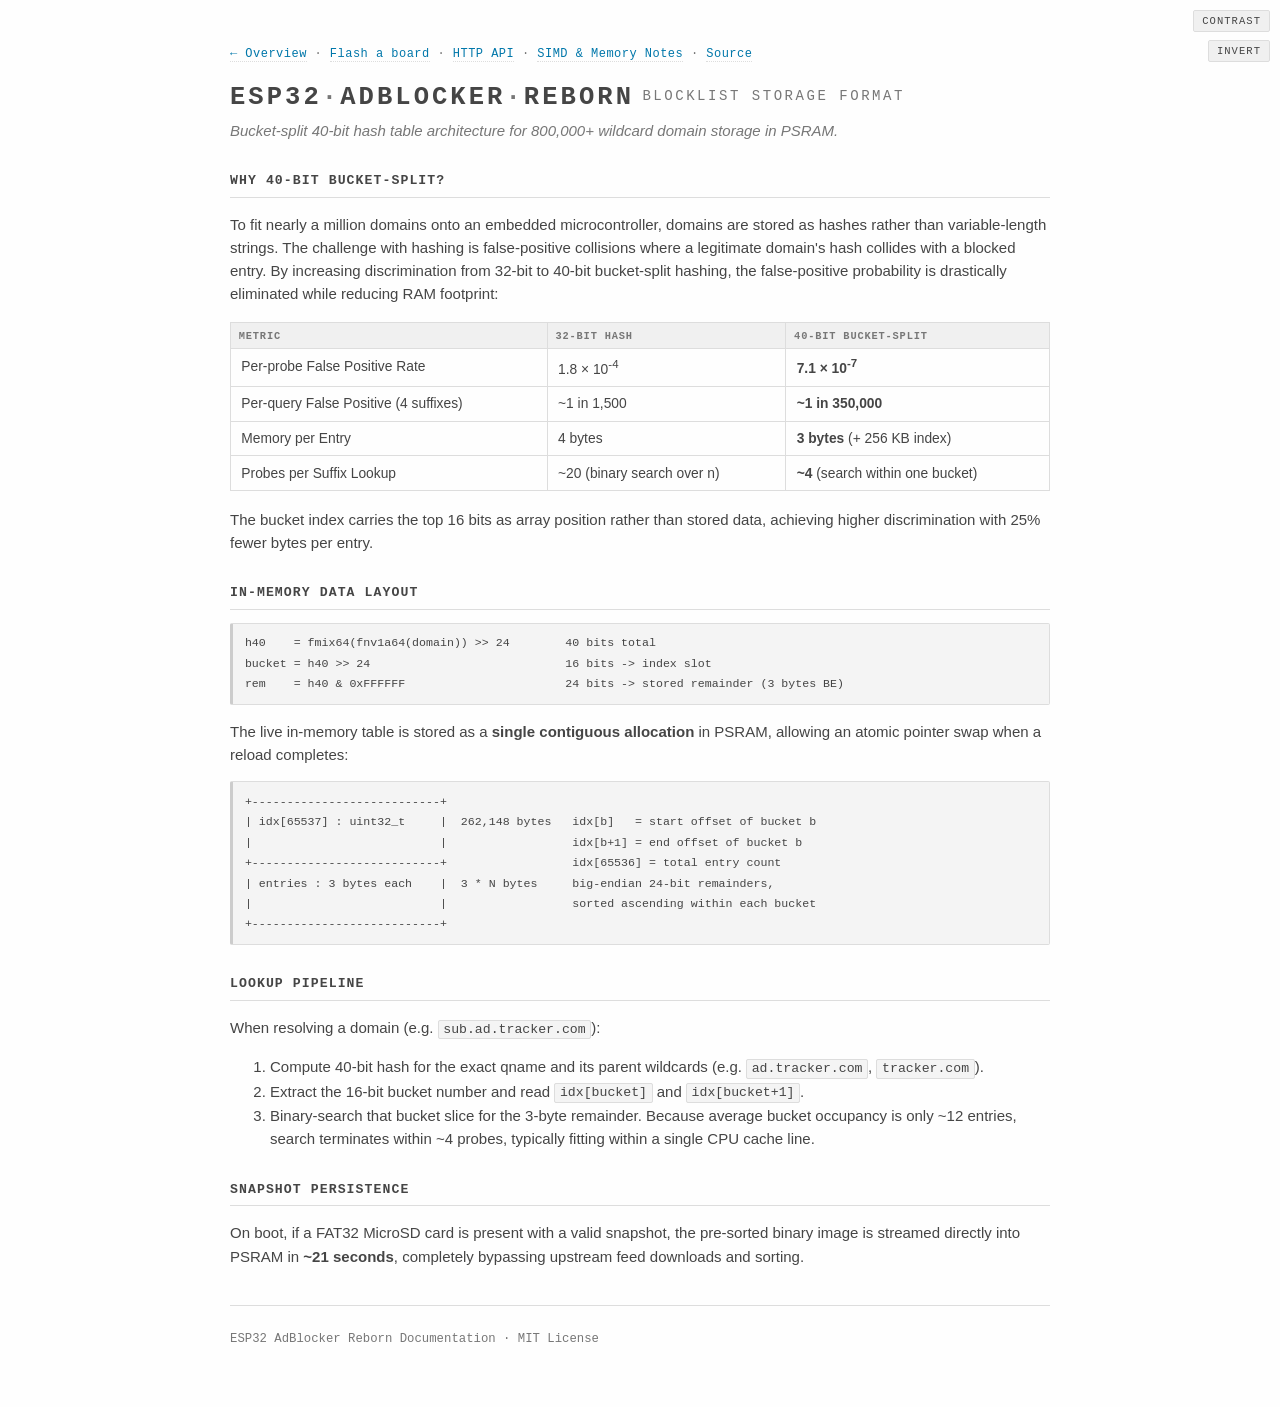
<file: docs/blocklist-format.html>
<!DOCTYPE html>
<html lang="en">
<head>
<meta charset="utf-8">
<meta name="viewport" content="width=device-width, initial-scale=1">
<meta name="color-scheme" content="light dark">
<title>Blocklist Storage Format: ESP32 AdBlocker Reborn</title>
<link rel="stylesheet" href="doc.css">
</head>
<body>
<button class="ci" id="contrast" type="button">Contrast</button>
<button class="ci" id="invmode" type="button">Invert</button>

<nav><a href="index.html">&larr; Overview</a> &middot; <a href="flasher/">Flash a board</a> &middot; <a href="http-api.html">HTTP API</a> &middot; <a href="simd-acceleration-notes.html">SIMD &amp; Memory Notes</a> &middot; <a href="https://github.com/GlomarGadaffi/ESP32_AdBlocker_Reborn">Source</a></nav>

<h1>esp32<i class="dot">&middot;</i>adblocker<i class="dot">&middot;</i>reborn<span>blocklist storage format</span></h1>
<p class="st">Bucket-split 40-bit hash table architecture for 800,000+ wildcard domain storage in PSRAM.</p>

<h2>Why 40-Bit Bucket-Split?</h2>
<p>To fit nearly a million domains onto an embedded microcontroller, domains are stored as hashes rather than variable-length strings. The challenge with hashing is false-positive collisions where a legitimate domain's hash collides with a blocked entry. By increasing discrimination from 32-bit to 40-bit bucket-split hashing, the false-positive probability is drastically eliminated while reducing RAM footprint:</p>

<table>
<thead><tr><th>Metric</th><th>32-bit Hash</th><th>40-bit Bucket-Split</th></tr></thead>
<tbody>
<tr><td>Per-probe False Positive Rate</td><td>1.8 &times; 10<sup>-4</sup></td><td><b>7.1 &times; 10<sup>-7</sup></b></td></tr>
<tr><td>Per-query False Positive (4 suffixes)</td><td>~1 in 1,500</td><td><b>~1 in 350,000</b></td></tr>
<tr><td>Memory per Entry</td><td>4 bytes</td><td><b>3 bytes</b> (+ 256 KB index)</td></tr>
<tr><td>Probes per Suffix Lookup</td><td>~20 (binary search over n)</td><td><b>~4</b> (search within one bucket)</td></tr>
</tbody>
</table>

<p>The bucket index carries the top 16 bits as array position rather than stored data, achieving higher discrimination with 25% fewer bytes per entry.</p>

<h2>In-Memory Data Layout</h2>
<pre><code>h40    = fmix64(fnv1a64(domain)) >> 24        40 bits total
bucket = h40 >> 24                            16 bits -> index slot
rem    = h40 &amp; 0xFFFFFF                       24 bits -> stored remainder (3 bytes BE)</code></pre>

<p>The live in-memory table is stored as a <b>single contiguous allocation</b> in PSRAM, allowing an atomic pointer swap when a reload completes:</p>

<pre><code>+---------------------------+
| idx[65537] : uint32_t     |  262,148 bytes   idx[b]   = start offset of bucket b
|                           |                  idx[b+1] = end offset of bucket b
+---------------------------+                  idx[65536] = total entry count
| entries : 3 bytes each    |  3 * N bytes     big-endian 24-bit remainders,
|                           |                  sorted ascending within each bucket
+---------------------------+</code></pre>

<h2>Lookup Pipeline</h2>
<p>When resolving a domain (e.g. <code>sub.ad.tracker.com</code>):</p>
<ol>
  <li>Compute 40-bit hash for the exact qname and its parent wildcards (e.g. <code>ad.tracker.com</code>, <code>tracker.com</code>).</li>
  <li>Extract the 16-bit bucket number and read <code>idx[bucket]</code> and <code>idx[bucket+1]</code>.</li>
  <li>Binary-search that bucket slice for the 3-byte remainder. Because average bucket occupancy is only ~12 entries, search terminates within ~4 probes, typically fitting within a single CPU cache line.</li>
</ol>

<h2>Snapshot Persistence</h2>
<p>On boot, if a FAT32 MicroSD card is present with a valid snapshot, the pre-sorted binary image is streamed directly into PSRAM in <b>~21 seconds</b>, completely bypassing upstream feed downloads and sorting.</p>

<footer>
<p>ESP32 AdBlocker Reborn Documentation &middot; MIT License</p>
</footer>

<script>
(function(){
 var h=document.documentElement;
 function load(k){try{return localStorage.getItem(k)==="1"}catch(e){return false}}
 function save(k,v){try{localStorage.setItem(k,v?"1":"0")}catch(e){}}
 [["contrast","pd-contrast"],["inverted","pd-inverted"]].forEach(function(p){if(load(p[1]))h.classList.add(p[0])});
 var c=document.getElementById("contrast"), i=document.getElementById("invmode");
 if(c)c.onclick=function(){save("pd-contrast",h.classList.toggle("contrast"))};
 if(i)i.onclick=function(){save("pd-inverted",h.classList.toggle("inverted"))};
})();
</script>
</body>
</html>
</file>
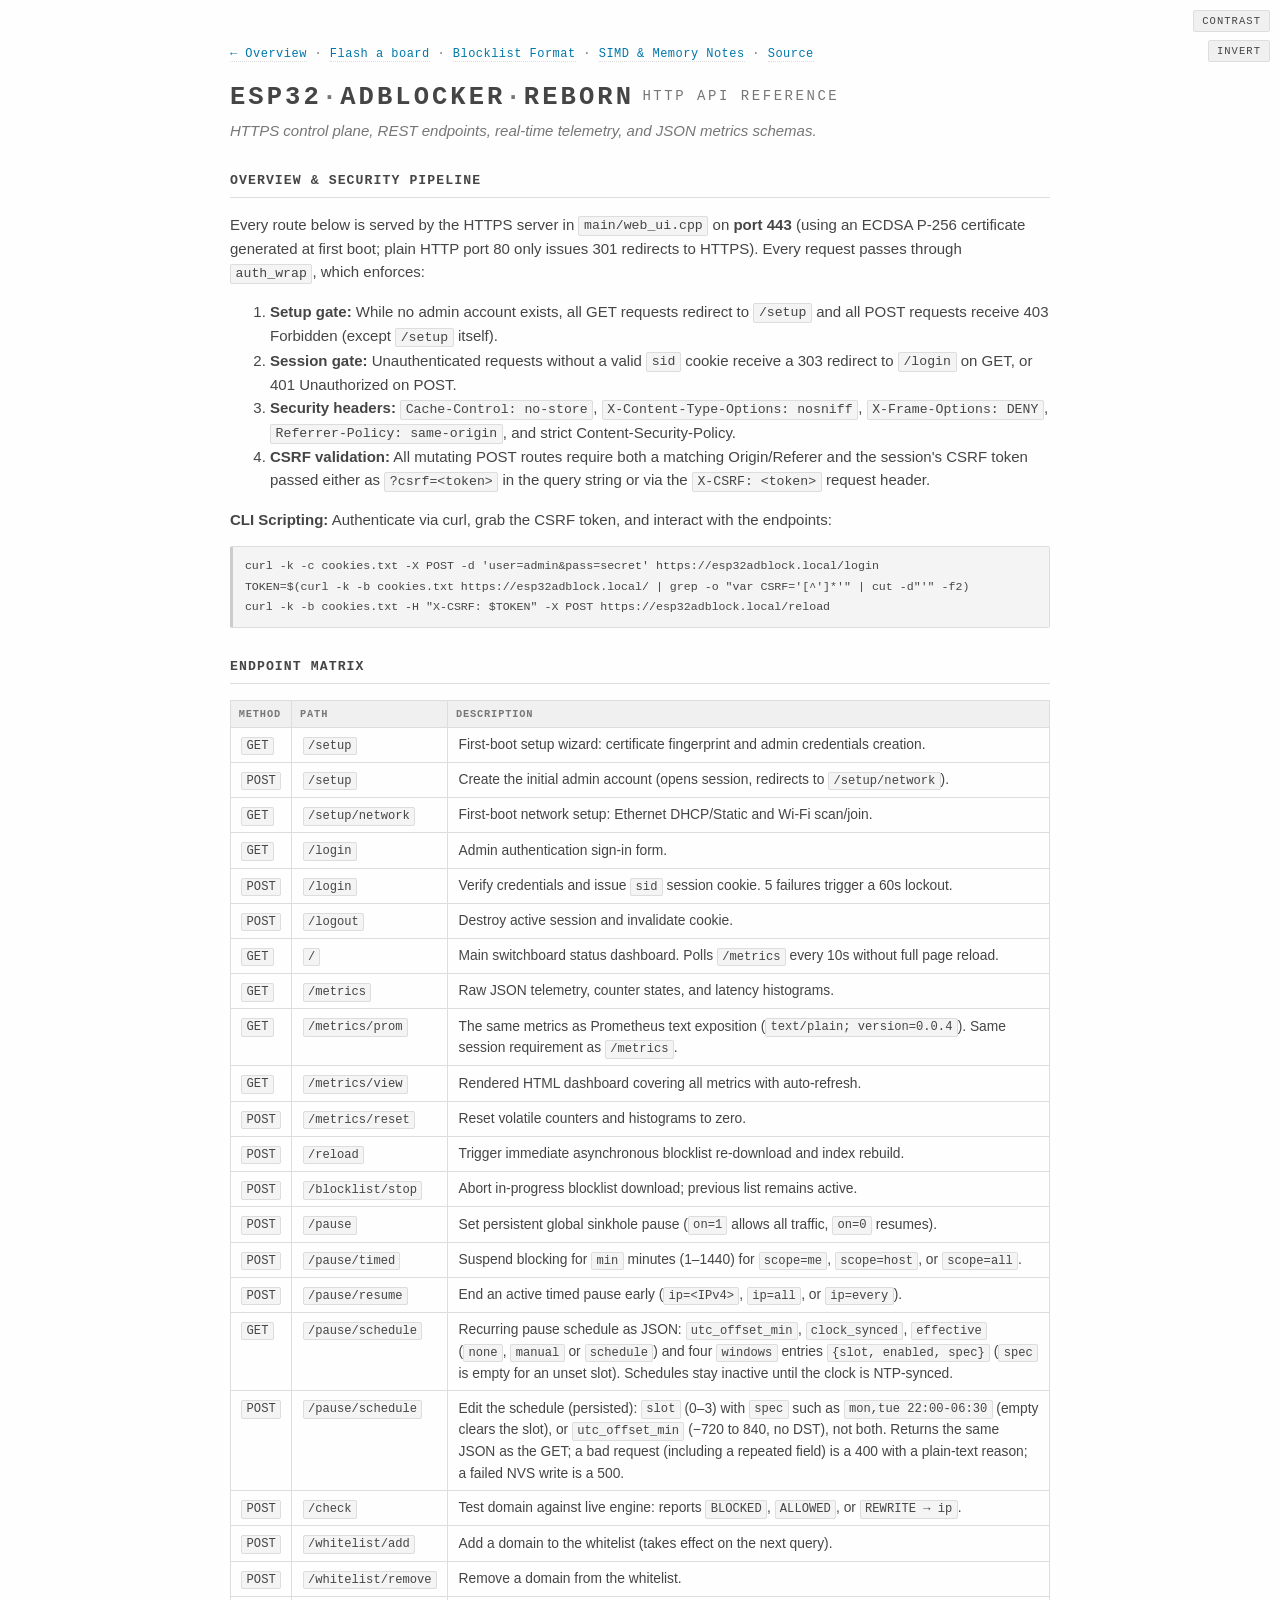
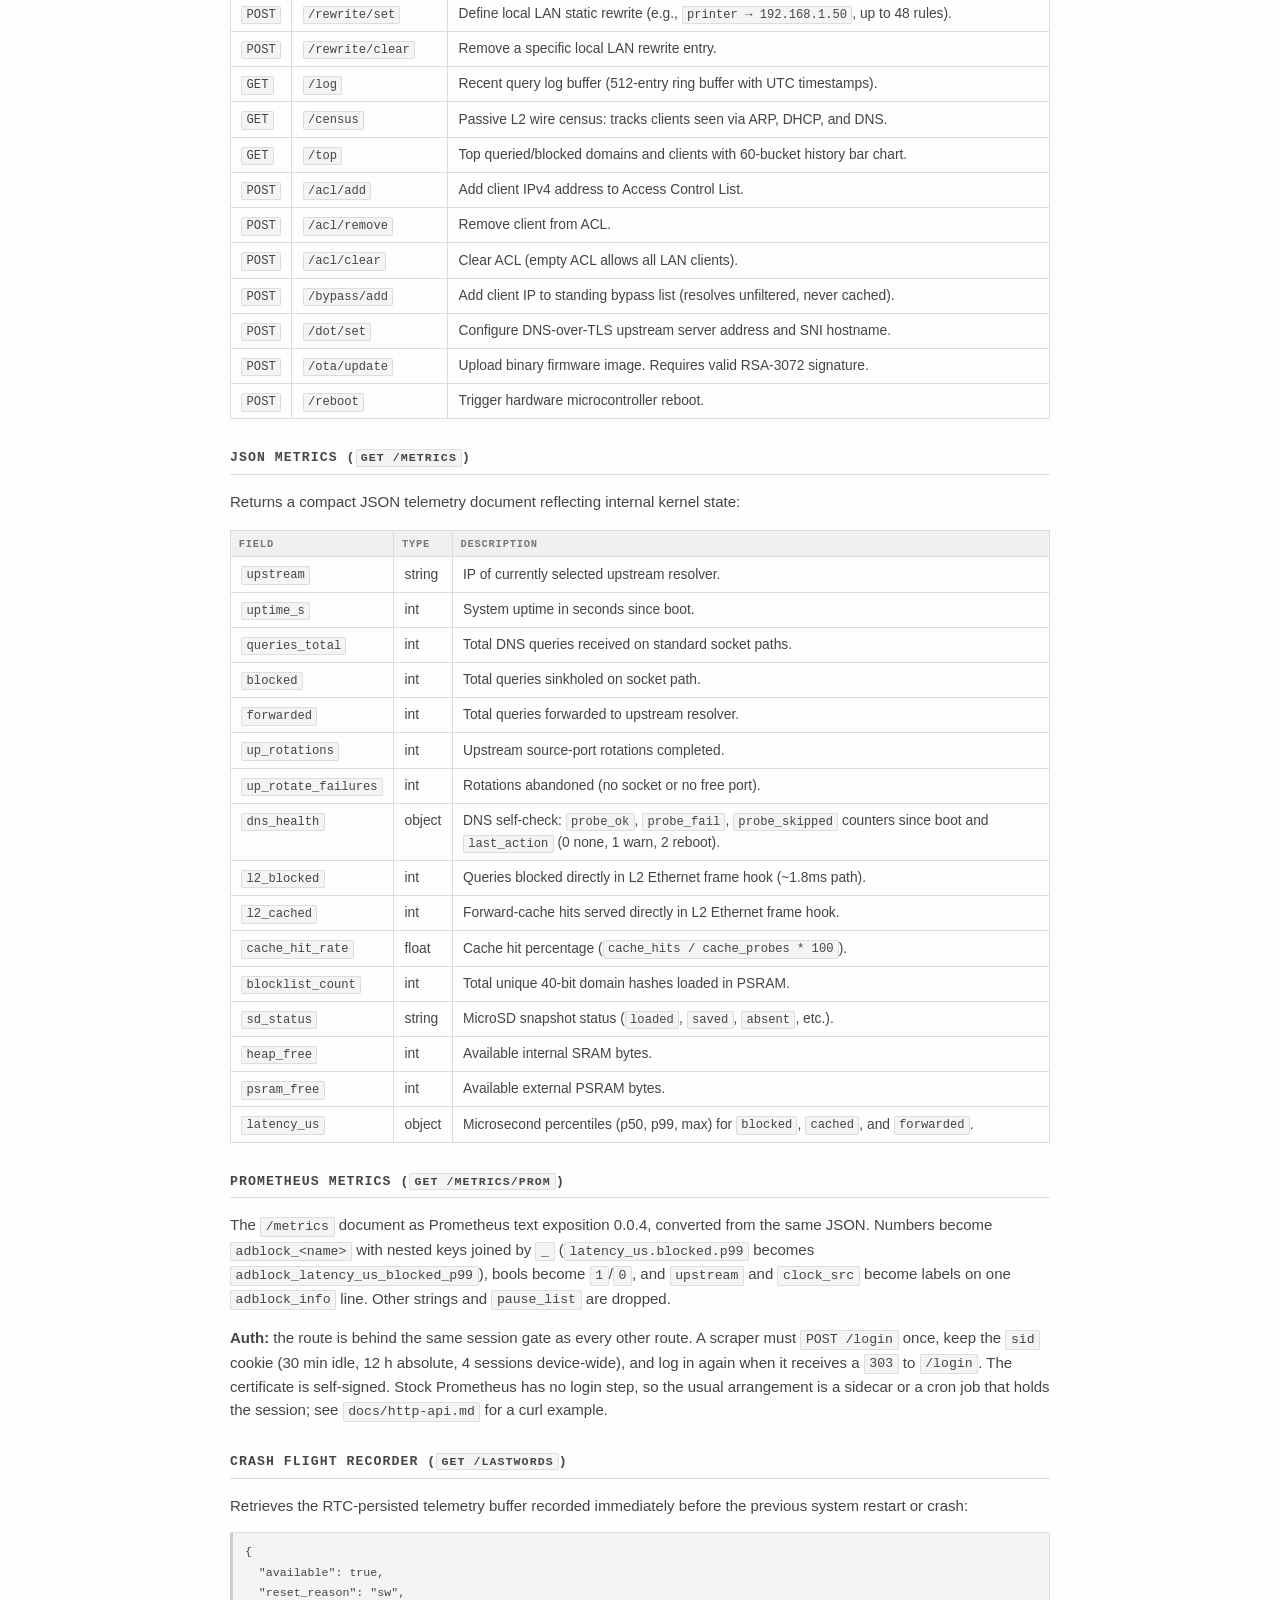
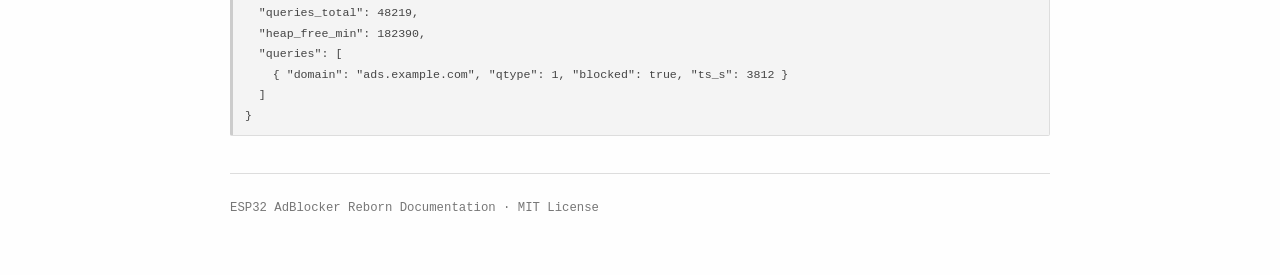
<file: docs/http-api.html>
<!DOCTYPE html>
<html lang="en">
<head>
<meta charset="utf-8">
<meta name="viewport" content="width=device-width, initial-scale=1">
<meta name="color-scheme" content="light dark">
<title>HTTP API Reference: ESP32 AdBlocker Reborn</title>
<link rel="stylesheet" href="doc.css">
</head>
<body>
<button class="ci" id="contrast" type="button">Contrast</button>
<button class="ci" id="invmode" type="button">Invert</button>

<nav><a href="index.html">&larr; Overview</a> &middot; <a href="flasher/">Flash a board</a> &middot; <a href="blocklist-format.html">Blocklist Format</a> &middot; <a href="simd-acceleration-notes.html">SIMD &amp; Memory Notes</a> &middot; <a href="https://github.com/GlomarGadaffi/ESP32_AdBlocker_Reborn">Source</a></nav>

<h1>esp32<i class="dot">&middot;</i>adblocker<i class="dot">&middot;</i>reborn<span>http api reference</span></h1>
<p class="st">HTTPS control plane, REST endpoints, real-time telemetry, and JSON metrics schemas.</p>

<h2>Overview &amp; Security Pipeline</h2>
<p>Every route below is served by the HTTPS server in <code>main/web_ui.cpp</code> on <b>port 443</b> (using an ECDSA P-256 certificate generated at first boot; plain HTTP port 80 only issues 301 redirects to HTTPS). Every request passes through <code>auth_wrap</code>, which enforces:</p>
<ol>
  <li><b>Setup gate:</b> While no admin account exists, all GET requests redirect to <code>/setup</code> and all POST requests receive 403 Forbidden (except <code>/setup</code> itself).</li>
  <li><b>Session gate:</b> Unauthenticated requests without a valid <code>sid</code> cookie receive a 303 redirect to <code>/login</code> on GET, or 401 Unauthorized on POST.</li>
  <li><b>Security headers:</b> <code>Cache-Control: no-store</code>, <code>X-Content-Type-Options: nosniff</code>, <code>X-Frame-Options: DENY</code>, <code>Referrer-Policy: same-origin</code>, and strict Content-Security-Policy.</li>
  <li><b>CSRF validation:</b> All mutating POST routes require both a matching Origin/Referer and the session's CSRF token passed either as <code>?csrf=&lt;token&gt;</code> in the query string or via the <code>X-CSRF: &lt;token&gt;</code> request header.</li>
</ol>
<p><b>CLI Scripting:</b> Authenticate via curl, grab the CSRF token, and interact with the endpoints:</p>
<pre><code>curl -k -c cookies.txt -X POST -d 'user=admin&amp;pass=secret' https://esp32adblock.local/login
TOKEN=$(curl -k -b cookies.txt https://esp32adblock.local/ | grep -o "var CSRF='[^']*'" | cut -d"'" -f2)
curl -k -b cookies.txt -H "X-CSRF: $TOKEN" -X POST https://esp32adblock.local/reload</code></pre>

<h2>Endpoint Matrix</h2>
<table>
<thead><tr><th>Method</th><th>Path</th><th>Description</th></tr></thead>
<tbody>
<tr><td><code>GET</code></td><td><code>/setup</code></td><td>First-boot setup wizard: certificate fingerprint and admin credentials creation.</td></tr>
<tr><td><code>POST</code></td><td><code>/setup</code></td><td>Create the initial admin account (opens session, redirects to <code>/setup/network</code>).</td></tr>
<tr><td><code>GET</code></td><td><code>/setup/network</code></td><td>First-boot network setup: Ethernet DHCP/Static and Wi-Fi scan/join.</td></tr>
<tr><td><code>GET</code></td><td><code>/login</code></td><td>Admin authentication sign-in form.</td></tr>
<tr><td><code>POST</code></td><td><code>/login</code></td><td>Verify credentials and issue <code>sid</code> session cookie. 5 failures trigger a 60s lockout.</td></tr>
<tr><td><code>POST</code></td><td><code>/logout</code></td><td>Destroy active session and invalidate cookie.</td></tr>
<tr><td><code>GET</code></td><td><code>/</code></td><td>Main switchboard status dashboard. Polls <code>/metrics</code> every 10s without full page reload.</td></tr>
<tr><td><code>GET</code></td><td><code>/metrics</code></td><td>Raw JSON telemetry, counter states, and latency histograms.</td></tr>
<tr><td><code>GET</code></td><td><code>/metrics/prom</code></td><td>The same metrics as Prometheus text exposition (<code>text/plain; version=0.0.4</code>). Same session requirement as <code>/metrics</code>.</td></tr>
<tr><td><code>GET</code></td><td><code>/metrics/view</code></td><td>Rendered HTML dashboard covering all metrics with auto-refresh.</td></tr>
<tr><td><code>POST</code></td><td><code>/metrics/reset</code></td><td>Reset volatile counters and histograms to zero.</td></tr>
<tr><td><code>POST</code></td><td><code>/reload</code></td><td>Trigger immediate asynchronous blocklist re-download and index rebuild.</td></tr>
<tr><td><code>POST</code></td><td><code>/blocklist/stop</code></td><td>Abort in-progress blocklist download; previous list remains active.</td></tr>
<tr><td><code>POST</code></td><td><code>/pause</code></td><td>Set persistent global sinkhole pause (<code>on=1</code> allows all traffic, <code>on=0</code> resumes).</td></tr>
<tr><td><code>POST</code></td><td><code>/pause/timed</code></td><td>Suspend blocking for <code>min</code> minutes (1–1440) for <code>scope=me</code>, <code>scope=host</code>, or <code>scope=all</code>.</td></tr>
<tr><td><code>POST</code></td><td><code>/pause/resume</code></td><td>End an active timed pause early (<code>ip=&lt;IPv4&gt;</code>, <code>ip=all</code>, or <code>ip=every</code>).</td></tr>
<tr><td><code>GET</code></td><td><code>/pause/schedule</code></td><td>Recurring pause schedule as JSON: <code>utc_offset_min</code>, <code>clock_synced</code>, <code>effective</code> (<code>none</code>, <code>manual</code> or <code>schedule</code>) and four <code>windows</code> entries <code>{slot, enabled, spec}</code> (<code>spec</code> is empty for an unset slot). Schedules stay inactive until the clock is NTP-synced.</td></tr>
<tr><td><code>POST</code></td><td><code>/pause/schedule</code></td><td>Edit the schedule (persisted): <code>slot</code> (0–3) with <code>spec</code> such as <code>mon,tue 22:00-06:30</code> (empty clears the slot), or <code>utc_offset_min</code> (−720 to 840, no DST), not both. Returns the same JSON as the GET; a bad request (including a repeated field) is a 400 with a plain-text reason; a failed NVS write is a 500.</td></tr>
<tr><td><code>POST</code></td><td><code>/check</code></td><td>Test domain against live engine: reports <code>BLOCKED</code>, <code>ALLOWED</code>, or <code>REWRITE &rarr; ip</code>.</td></tr>
<tr><td><code>POST</code></td><td><code>/whitelist/add</code></td><td>Add a domain to the whitelist (takes effect on the next query).</td></tr>
<tr><td><code>POST</code></td><td><code>/whitelist/remove</code></td><td>Remove a domain from the whitelist.</td></tr>
<tr><td><code>POST</code></td><td><code>/rewrite/set</code></td><td>Define local LAN static rewrite (e.g., <code>printer &rarr; 192.168.1.50</code>, up to 48 rules).</td></tr>
<tr><td><code>POST</code></td><td><code>/rewrite/clear</code></td><td>Remove a specific local LAN rewrite entry.</td></tr>
<tr><td><code>GET</code></td><td><code>/log</code></td><td>Recent query log buffer (512-entry ring buffer with UTC timestamps).</td></tr>
<tr><td><code>GET</code></td><td><code>/census</code></td><td>Passive L2 wire census: tracks clients seen via ARP, DHCP, and DNS.</td></tr>
<tr><td><code>GET</code></td><td><code>/top</code></td><td>Top queried/blocked domains and clients with 60-bucket history bar chart.</td></tr>
<tr><td><code>POST</code></td><td><code>/acl/add</code></td><td>Add client IPv4 address to Access Control List.</td></tr>
<tr><td><code>POST</code></td><td><code>/acl/remove</code></td><td>Remove client from ACL.</td></tr>
<tr><td><code>POST</code></td><td><code>/acl/clear</code></td><td>Clear ACL (empty ACL allows all LAN clients).</td></tr>
<tr><td><code>POST</code></td><td><code>/bypass/add</code></td><td>Add client IP to standing bypass list (resolves unfiltered, never cached).</td></tr>
<tr><td><code>POST</code></td><td><code>/dot/set</code></td><td>Configure DNS-over-TLS upstream server address and SNI hostname.</td></tr>
<tr><td><code>POST</code></td><td><code>/ota/update</code></td><td>Upload binary firmware image. Requires valid RSA-3072 signature.</td></tr>
<tr><td><code>POST</code></td><td><code>/reboot</code></td><td>Trigger hardware microcontroller reboot.</td></tr>
</tbody>
</table>

<h2>JSON Metrics (<code>GET /metrics</code>)</h2>
<p>Returns a compact JSON telemetry document reflecting internal kernel state:</p>
<table>
<thead><tr><th>Field</th><th>Type</th><th>Description</th></tr></thead>
<tbody>
<tr><td><code>upstream</code></td><td>string</td><td>IP of currently selected upstream resolver.</td></tr>
<tr><td><code>uptime_s</code></td><td>int</td><td>System uptime in seconds since boot.</td></tr>
<tr><td><code>queries_total</code></td><td>int</td><td>Total DNS queries received on standard socket paths.</td></tr>
<tr><td><code>blocked</code></td><td>int</td><td>Total queries sinkholed on socket path.</td></tr>
<tr><td><code>forwarded</code></td><td>int</td><td>Total queries forwarded to upstream resolver.</td></tr>
<tr><td><code>up_rotations</code></td><td>int</td><td>Upstream source-port rotations completed.</td></tr>
<tr><td><code>up_rotate_failures</code></td><td>int</td><td>Rotations abandoned (no socket or no free port).</td></tr>
<tr><td><code>dns_health</code></td><td>object</td><td>DNS self-check: <code>probe_ok</code>, <code>probe_fail</code>, <code>probe_skipped</code> counters since boot and <code>last_action</code> (0 none, 1 warn, 2 reboot).</td></tr>
<tr><td><code>l2_blocked</code></td><td>int</td><td>Queries blocked directly in L2 Ethernet frame hook (~1.8ms path).</td></tr>
<tr><td><code>l2_cached</code></td><td>int</td><td>Forward-cache hits served directly in L2 Ethernet frame hook.</td></tr>
<tr><td><code>cache_hit_rate</code></td><td>float</td><td>Cache hit percentage (<code>cache_hits / cache_probes * 100</code>).</td></tr>
<tr><td><code>blocklist_count</code></td><td>int</td><td>Total unique 40-bit domain hashes loaded in PSRAM.</td></tr>
<tr><td><code>sd_status</code></td><td>string</td><td>MicroSD snapshot status (<code>loaded</code>, <code>saved</code>, <code>absent</code>, etc.).</td></tr>
<tr><td><code>heap_free</code></td><td>int</td><td>Available internal SRAM bytes.</td></tr>
<tr><td><code>psram_free</code></td><td>int</td><td>Available external PSRAM bytes.</td></tr>
<tr><td><code>latency_us</code></td><td>object</td><td>Microsecond percentiles (p50, p99, max) for <code>blocked</code>, <code>cached</code>, and <code>forwarded</code>.</td></tr>
</tbody>
</table>

<h2>Prometheus Metrics (<code>GET /metrics/prom</code>)</h2>
<p>The <code>/metrics</code> document as Prometheus text exposition 0.0.4, converted from the same JSON. Numbers become <code>adblock_&lt;name&gt;</code> with nested keys joined by <code>_</code> (<code>latency_us.blocked.p99</code> becomes <code>adblock_latency_us_blocked_p99</code>), bools become <code>1</code>/<code>0</code>, and <code>upstream</code> and <code>clock_src</code> become labels on one <code>adblock_info</code> line. Other strings and <code>pause_list</code> are dropped.</p>
<p><b>Auth:</b> the route is behind the same session gate as every other route. A scraper must <code>POST /login</code> once, keep the <code>sid</code> cookie (30 min idle, 12 h absolute, 4 sessions device-wide), and log in again when it receives a <code>303</code> to <code>/login</code>. The certificate is self-signed. Stock Prometheus has no login step, so the usual arrangement is a sidecar or a cron job that holds the session; see <code>docs/http-api.md</code> for a curl example.</p>

<h2>Crash Flight Recorder (<code>GET /lastwords</code>)</h2>
<p>Retrieves the RTC-persisted telemetry buffer recorded immediately before the previous system restart or crash:</p>
<pre><code>{
  "available": true,
  "reset_reason": "sw",
  "queries_total": 48219,
  "heap_free_min": 182390,
  "queries": [
    { "domain": "ads.example.com", "qtype": 1, "blocked": true, "ts_s": 3812 }
  ]
}</code></pre>

<footer>
<p>ESP32 AdBlocker Reborn Documentation &middot; MIT License</p>
</footer>

<script>
(function(){
 var h=document.documentElement;
 function load(k){try{return localStorage.getItem(k)==="1"}catch(e){return false}}
 function save(k,v){try{localStorage.setItem(k,v?"1":"0")}catch(e){}}
 [["contrast","pd-contrast"],["inverted","pd-inverted"]].forEach(function(p){if(load(p[1]))h.classList.add(p[0])});
 var c=document.getElementById("contrast"), i=document.getElementById("invmode");
 if(c)c.onclick=function(){save("pd-contrast",h.classList.toggle("contrast"))};
 if(i)i.onclick=function(){save("pd-inverted",h.classList.toggle("inverted"))};
})();
</script>
</body>
</html>
</file>
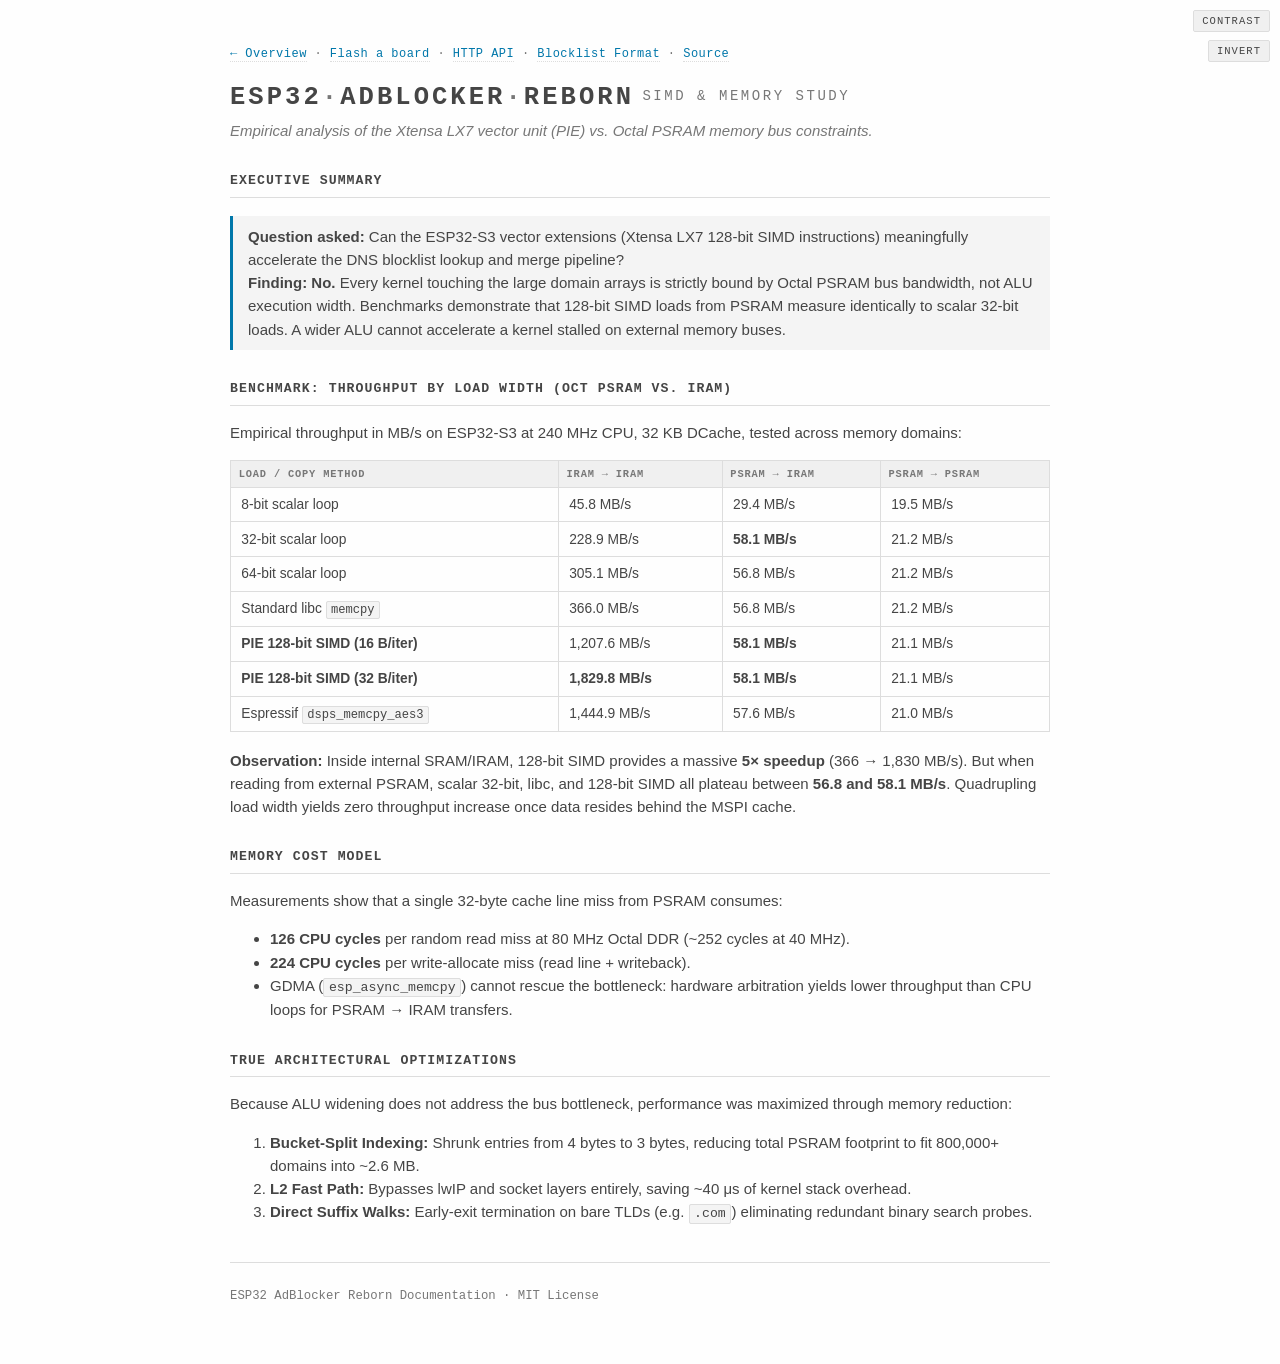
<file: docs/simd-acceleration-notes.html>
<!DOCTYPE html>
<html lang="en">
<head>
<meta charset="utf-8">
<meta name="viewport" content="width=device-width, initial-scale=1">
<meta name="color-scheme" content="light dark">
<title>SIMD Acceleration & Memory Bottleneck Study: ESP32 AdBlocker Reborn</title>
<link rel="stylesheet" href="doc.css">
</head>
<body>
<button class="ci" id="contrast" type="button">Contrast</button>
<button class="ci" id="invmode" type="button">Invert</button>

<nav><a href="index.html">&larr; Overview</a> &middot; <a href="flasher/">Flash a board</a> &middot; <a href="http-api.html">HTTP API</a> &middot; <a href="blocklist-format.html">Blocklist Format</a> &middot; <a href="https://github.com/GlomarGadaffi/ESP32_AdBlocker_Reborn">Source</a></nav>

<h1>esp32<i class="dot">&middot;</i>adblocker<i class="dot">&middot;</i>reborn<span>simd &amp; memory study</span></h1>
<p class="st">Empirical analysis of the Xtensa LX7 vector unit (PIE) vs. Octal PSRAM memory bus constraints.</p>

<h2>Executive Summary</h2>
<blockquote>
<p><b>Question asked:</b> Can the ESP32-S3 vector extensions (Xtensa LX7 128-bit SIMD instructions) meaningfully accelerate the DNS blocklist lookup and merge pipeline?</p>
<p><b>Finding: No.</b> Every kernel touching the large domain arrays is strictly bound by Octal PSRAM bus bandwidth, not ALU execution width. Benchmarks demonstrate that 128-bit SIMD loads from PSRAM measure identically to scalar 32-bit loads. A wider ALU cannot accelerate a kernel stalled on external memory buses.</p>
</blockquote>

<h2>Benchmark: Throughput by Load Width (OCT PSRAM vs. IRAM)</h2>
<p>Empirical throughput in MB/s on ESP32-S3 at 240 MHz CPU, 32 KB DCache, tested across memory domains:</p>

<table>
<thead><tr><th>Load / Copy Method</th><th>IRAM &rarr; IRAM</th><th>PSRAM &rarr; IRAM</th><th>PSRAM &rarr; PSRAM</th></tr></thead>
<tbody>
<tr><td>8-bit scalar loop</td><td>45.8 MB/s</td><td>29.4 MB/s</td><td>19.5 MB/s</td></tr>
<tr><td>32-bit scalar loop</td><td>228.9 MB/s</td><td><b>58.1 MB/s</b></td><td>21.2 MB/s</td></tr>
<tr><td>64-bit scalar loop</td><td>305.1 MB/s</td><td>56.8 MB/s</td><td>21.2 MB/s</td></tr>
<tr><td>Standard libc <code>memcpy</code></td><td>366.0 MB/s</td><td>56.8 MB/s</td><td>21.2 MB/s</td></tr>
<tr><td><b>PIE 128-bit SIMD (16 B/iter)</b></td><td>1,207.6 MB/s</td><td><b>58.1 MB/s</b></td><td>21.1 MB/s</td></tr>
<tr><td><b>PIE 128-bit SIMD (32 B/iter)</b></td><td><b>1,829.8 MB/s</b></td><td><b>58.1 MB/s</b></td><td>21.1 MB/s</td></tr>
<tr><td>Espressif <code>dsps_memcpy_aes3</code></td><td>1,444.9 MB/s</td><td>57.6 MB/s</td><td>21.0 MB/s</td></tr>
</tbody>
</table>

<p><b>Observation:</b> Inside internal SRAM/IRAM, 128-bit SIMD provides a massive <b>5&times; speedup</b> (366 &rarr; 1,830 MB/s). But when reading from external PSRAM, scalar 32-bit, libc, and 128-bit SIMD all plateau between <b>56.8 and 58.1 MB/s</b>. Quadrupling load width yields zero throughput increase once data resides behind the MSPI cache.</p>

<h2>Memory Cost Model</h2>
<p>Measurements show that a single 32-byte cache line miss from PSRAM consumes:</p>
<ul>
  <li><b>126 CPU cycles</b> per random read miss at 80 MHz Octal DDR (~252 cycles at 40 MHz).</li>
  <li><b>224 CPU cycles</b> per write-allocate miss (read line + writeback).</li>
  <li>GDMA (<code>esp_async_memcpy</code>) cannot rescue the bottleneck: hardware arbitration yields lower throughput than CPU loops for PSRAM &rarr; IRAM transfers.</li>
</ul>

<h2>True Architectural Optimizations</h2>
<p>Because ALU widening does not address the bus bottleneck, performance was maximized through memory reduction:</p>
<ol>
  <li><b>Bucket-Split Indexing:</b> Shrunk entries from 4 bytes to 3 bytes, reducing total PSRAM footprint to fit 800,000+ domains into ~2.6 MB.</li>
  <li><b>L2 Fast Path:</b> Bypasses lwIP and socket layers entirely, saving ~40 &mu;s of kernel stack overhead.</li>
  <li><b>Direct Suffix Walks:</b> Early-exit termination on bare TLDs (e.g. <code>.com</code>) eliminating redundant binary search probes.</li>
</ol>

<footer>
<p>ESP32 AdBlocker Reborn Documentation &middot; MIT License</p>
</footer>

<script>
(function(){
 var h=document.documentElement;
 function load(k){try{return localStorage.getItem(k)==="1"}catch(e){return false}}
 function save(k,v){try{localStorage.setItem(k,v?"1":"0")}catch(e){}}
 [["contrast","pd-contrast"],["inverted","pd-inverted"]].forEach(function(p){if(load(p[1]))h.classList.add(p[0])});
 var c=document.getElementById("contrast"), i=document.getElementById("invmode");
 if(c)c.onclick=function(){save("pd-contrast",h.classList.toggle("contrast"))};
 if(i)i.onclick=function(){save("pd-inverted",h.classList.toggle("inverted"))};
})();
</script>
</body>
</html>
</file>
<file: docs/doc.css>
/* Switchboard Documentation Theme */
:root {
  --bg: #fefefe;
  --face: #f4f4f4;
  --face-raised: #f0f0f0;
  --ink: #454545;
  --ink-dim: #777;
  --brass: #07a;
  --brass-hi: #07a;
  --brass-lo: #999;
  --line: #ddd;
  --alert: #c0392b;
  --ringing: #941352;
  --ok: #1a7f37;
  --mono: ui-monospace, "SF Mono", "Cascadia Code", Consolas, "Liberation Mono", monospace;
  --sans: "Open Sans", Arial, sans-serif;
}

html.inverted {
  --bg: #000;
  --face: #111;
  --face-raised: #000;
  --ink: #d9d9d9;
  --ink-dim: #999;
  --brass: #00a2e7;
  --brass-hi: #00a2e7;
  --brass-lo: #555;
  --line: #333;
  --alert: #d24637;
  --ringing: #ca1a70;
  --ok: #5fd377;
}

html.contrast {
  --ink: #050505;
  --ink-dim: #333;
  --brass: #03f;
  --brass-hi: #03f;
  --line: #bbb;
  --alert: #800;
}

html.inverted.contrast {
  --ink: #fff;
  --ink-dim: #ccc;
  --brass: #44c7ff;
  --brass-hi: #44c7ff;
  --line: #666;
  --alert: #db695d;
}

html { background: var(--bg); }
body {
  font-family: var(--sans);
  color: var(--ink);
  background: var(--bg);
  font-size: 15px;
  margin: 2em auto;
  max-width: 820px;
  padding: 1em;
  line-height: 1.55;
  overflow-wrap: break-word;
}

a { color: var(--brass); text-underline-offset: .15em; }
a:visited { color: var(--ringing); }

h1 {
  font-family: var(--mono);
  font-weight: 700;
  font-size: 1.7em;
  letter-spacing: .12em;
  text-transform: uppercase;
  color: var(--ink);
  line-height: 1.25;
  margin-bottom: .2em;
}
h1 .dot { font-style: normal; color: var(--ink-dim); }
h1 span {
  color: var(--ink-dim);
  font-weight: 400;
  font-size: .55em;
  letter-spacing: .18em;
  margin-left: .6em;
  vertical-align: middle;
}

h2 {
  font-family: var(--mono);
  font-weight: 600;
  font-size: .88em;
  letter-spacing: .08em;
  text-transform: uppercase;
  color: var(--ink);
  margin: 2.2em 0 .8em;
  padding-bottom: .4em;
  border-bottom: 1px solid var(--line);
}

h3 {
  font-family: var(--mono);
  font-weight: 600;
  font-size: .8em;
  letter-spacing: .06em;
  text-transform: uppercase;
  color: var(--ink-dim);
  margin: 1.6em 0 .6em;
}

p.st { margin-top: 0; color: var(--ink-dim); font-style: italic; }
b, strong { color: var(--ink); }

code, pre { font-family: var(--mono); font-size: .88em; }
code {
  background: var(--face);
  border: 1px solid var(--line);
  padding: .1em .35em;
  border-radius: 2px;
}
pre {
  overflow-x: auto;
  padding: .7em .9em;
  background: var(--face);
  border: 1px solid var(--line);
  border-left: 3px solid #ccc;
  border-radius: 2px;
}
pre code {
  background: transparent;
  border: none;
  padding: 0;
  color: var(--ink);
}

table {
  border-collapse: collapse;
  width: 100%;
  font-size: .92em;
  margin: 1.2em 0;
}
th {
  font-family: var(--mono);
  font-weight: 600;
  font-size: .75em;
  letter-spacing: .08em;
  text-transform: uppercase;
  color: var(--ink-dim);
  background: var(--face-raised);
}
th, td {
  text-align: left;
  padding: .45em .75em;
  border: 1px solid var(--line);
  vertical-align: top;
}

blockquote {
  margin: 1.2em 0;
  padding: .6em 1em;
  background: var(--face);
  border-left: 3px solid var(--brass);
  color: var(--ink);
}
blockquote p { margin: 0; }

nav {
  font-family: var(--mono);
  font-size: .8em;
  letter-spacing: .04em;
  color: var(--ink-dim);
  margin-bottom: 1.5em;
}
nav a { text-decoration: none; border-bottom: 1px dotted var(--line); }
nav a:hover { border-bottom-style: solid; color: var(--ink); }

footer {
  margin-top: 3em;
  padding-top: 1em;
  border-top: 1px solid var(--line);
  font-size: .82em;
  color: var(--ink-dim);
  font-family: var(--mono);
}

button.ci {
  cursor: pointer;
  position: fixed;
  right: 10px;
  font-family: var(--mono);
  font-size: .7em;
  letter-spacing: .1em;
  text-transform: uppercase;
  color: var(--ink);
  background: var(--face-raised);
  border: 1px solid var(--line);
  border-radius: 2px;
  padding: 4px 8px;
  z-index: 100;
}
button.ci:hover { border-color: var(--ink-dim); }
#contrast { top: 10px; }
#invmode { top: 40px; }
@media screen and (max-width: 1080px) { button.ci { position: absolute; } }
</file>
